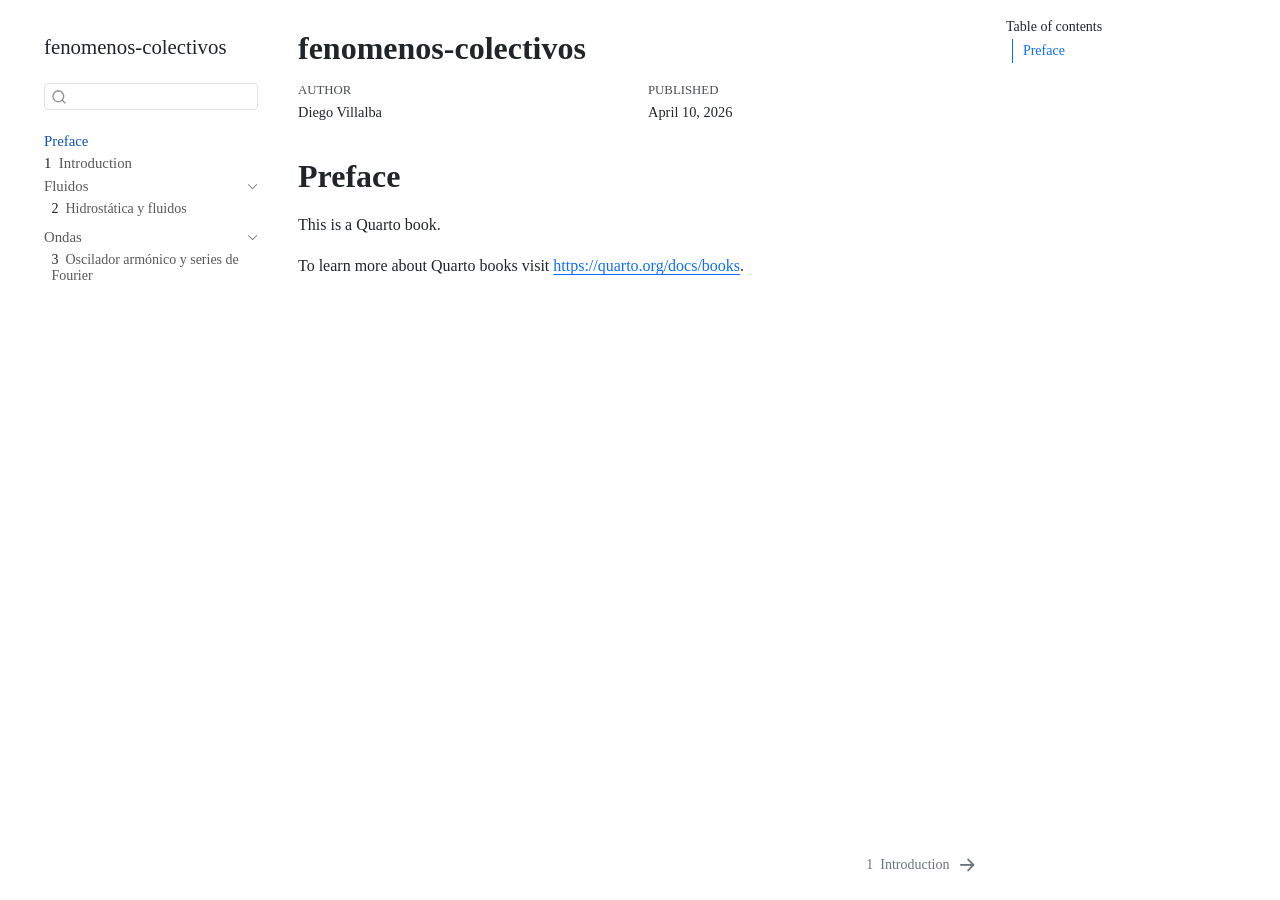
<file: _book/index.html>
<!DOCTYPE html>
<html xmlns="http://www.w3.org/1999/xhtml" lang="en" xml:lang="en"><head>

<meta charset="utf-8">
<meta name="generator" content="quarto-1.8.27">

<meta name="viewport" content="width=device-width, initial-scale=1.0, user-scalable=yes">

<meta name="author" content="Diego Villalba">
<meta name="dcterms.date" content="2026-04-10">

<title>fenomenos-colectivos</title>
<style>
code{white-space: pre-wrap;}
span.smallcaps{font-variant: small-caps;}
div.columns{display: flex; gap: min(4vw, 1.5em);}
div.column{flex: auto; overflow-x: auto;}
div.hanging-indent{margin-left: 1.5em; text-indent: -1.5em;}
ul.task-list{list-style: none;}
ul.task-list li input[type="checkbox"] {
  width: 0.8em;
  margin: 0 0.8em 0.2em -1em; /* quarto-specific, see https://github.com/quarto-dev/quarto-cli/issues/4556 */ 
  vertical-align: middle;
}
</style>


<script src="site_libs/quarto-nav/quarto-nav.js"></script>
<script src="site_libs/quarto-nav/headroom.min.js"></script>
<script src="site_libs/clipboard/clipboard.min.js"></script>
<script src="site_libs/quarto-search/autocomplete.umd.js"></script>
<script src="site_libs/quarto-search/fuse.min.js"></script>
<script src="site_libs/quarto-search/quarto-search.js"></script>
<meta name="quarto:offset" content="./">
<link href="./intro.html" rel="next">
<script src="site_libs/quarto-html/quarto.js" type="module"></script>
<script src="site_libs/quarto-html/tabsets/tabsets.js" type="module"></script>
<script src="site_libs/quarto-html/axe/axe-check.js" type="module"></script>
<script src="site_libs/quarto-html/popper.min.js"></script>
<script src="site_libs/quarto-html/tippy.umd.min.js"></script>
<script src="site_libs/quarto-html/anchor.min.js"></script>
<link href="site_libs/quarto-html/tippy.css" rel="stylesheet">
<link href="site_libs/quarto-html/quarto-syntax-highlighting-ed96de9b727972fe78a7b5d16c58bf87.css" rel="stylesheet" id="quarto-text-highlighting-styles">
<script src="site_libs/bootstrap/bootstrap.min.js"></script>
<link href="site_libs/bootstrap/bootstrap-icons.css" rel="stylesheet">
<link href="site_libs/bootstrap/bootstrap-2974b42b1c5dc690001701ab4a322efe.min.css" rel="stylesheet" append-hash="true" id="quarto-bootstrap" data-mode="light">
<script id="quarto-search-options" type="application/json">{
  "location": "sidebar",
  "copy-button": false,
  "collapse-after": 3,
  "panel-placement": "start",
  "type": "textbox",
  "limit": 50,
  "keyboard-shortcut": [
    "f",
    "/",
    "s"
  ],
  "show-item-context": false,
  "language": {
    "search-no-results-text": "No results",
    "search-matching-documents-text": "matching documents",
    "search-copy-link-title": "Copy link to search",
    "search-hide-matches-text": "Hide additional matches",
    "search-more-match-text": "more match in this document",
    "search-more-matches-text": "more matches in this document",
    "search-clear-button-title": "Clear",
    "search-text-placeholder": "",
    "search-detached-cancel-button-title": "Cancel",
    "search-submit-button-title": "Submit",
    "search-label": "Search"
  }
}</script>
<style>html{ scroll-behavior: smooth; }</style>


<link rel="stylesheet" href="visionbook.css">
</head>

<body class="nav-sidebar floating quarto-light">

<div id="quarto-search-results"></div>
  <header id="quarto-header" class="headroom fixed-top">
  <nav class="quarto-secondary-nav">
    <div class="container-fluid d-flex">
      <button type="button" class="quarto-btn-toggle btn" data-bs-toggle="collapse" role="button" data-bs-target=".quarto-sidebar-collapse-item" aria-controls="quarto-sidebar" aria-expanded="false" aria-label="Toggle sidebar navigation" onclick="if (window.quartoToggleHeadroom) { window.quartoToggleHeadroom(); }">
        <i class="bi bi-layout-text-sidebar-reverse"></i>
      </button>
        <nav class="quarto-page-breadcrumbs" aria-label="breadcrumb"><ol class="breadcrumb"><li class="breadcrumb-item"><a href="./index.html">Preface</a></li></ol></nav>
        <a class="flex-grow-1" role="navigation" data-bs-toggle="collapse" data-bs-target=".quarto-sidebar-collapse-item" aria-controls="quarto-sidebar" aria-expanded="false" aria-label="Toggle sidebar navigation" onclick="if (window.quartoToggleHeadroom) { window.quartoToggleHeadroom(); }">      
        </a>
      <button type="button" class="btn quarto-search-button" aria-label="Search" onclick="window.quartoOpenSearch();">
        <i class="bi bi-search"></i>
      </button>
    </div>
  </nav>
</header>
<!-- content -->
<div id="quarto-content" class="quarto-container page-columns page-rows-contents page-layout-article">
<!-- sidebar -->
  <nav id="quarto-sidebar" class="sidebar collapse collapse-horizontal quarto-sidebar-collapse-item sidebar-navigation floating overflow-auto">
    <div class="pt-lg-2 mt-2 text-left sidebar-header">
    <div class="sidebar-title mb-0 py-0">
      <a href="./">fenomenos-colectivos</a> 
    </div>
      </div>
        <div class="mt-2 flex-shrink-0 align-items-center">
        <div class="sidebar-search">
        <div id="quarto-search" class="" title="Search"></div>
        </div>
        </div>
    <div class="sidebar-menu-container"> 
    <ul class="list-unstyled mt-1">
        <li class="sidebar-item">
  <div class="sidebar-item-container"> 
  <a href="./index.html" class="sidebar-item-text sidebar-link active">
 <span class="menu-text">Preface</span></a>
  </div>
</li>
        <li class="sidebar-item">
  <div class="sidebar-item-container"> 
  <a href="./intro.html" class="sidebar-item-text sidebar-link">
 <span class="menu-text"><span class="chapter-number">1</span>&nbsp; <span class="chapter-title">Introduction</span></span></a>
  </div>
</li>
        <li class="sidebar-item sidebar-item-section">
      <div class="sidebar-item-container"> 
            <a class="sidebar-item-text sidebar-link text-start" data-bs-toggle="collapse" data-bs-target="#quarto-sidebar-section-1" role="navigation" aria-expanded="true">
 <span class="menu-text">Fluidos</span></a>
          <a class="sidebar-item-toggle text-start" data-bs-toggle="collapse" data-bs-target="#quarto-sidebar-section-1" role="navigation" aria-expanded="true" aria-label="Toggle section">
            <i class="bi bi-chevron-right ms-2"></i>
          </a> 
      </div>
      <ul id="quarto-sidebar-section-1" class="collapse list-unstyled sidebar-section depth1 show">  
          <li class="sidebar-item">
  <div class="sidebar-item-container"> 
  <a href="./chapters/fluidos/hidrostatica.html" class="sidebar-item-text sidebar-link">
 <span class="menu-text"><span class="chapter-number">2</span>&nbsp; <span class="chapter-title">Hidrostática y fluidos</span></span></a>
  </div>
</li>
      </ul>
  </li>
        <li class="sidebar-item sidebar-item-section">
      <div class="sidebar-item-container"> 
            <a class="sidebar-item-text sidebar-link text-start" data-bs-toggle="collapse" data-bs-target="#quarto-sidebar-section-2" role="navigation" aria-expanded="true">
 <span class="menu-text">Ondas</span></a>
          <a class="sidebar-item-toggle text-start" data-bs-toggle="collapse" data-bs-target="#quarto-sidebar-section-2" role="navigation" aria-expanded="true" aria-label="Toggle section">
            <i class="bi bi-chevron-right ms-2"></i>
          </a> 
      </div>
      <ul id="quarto-sidebar-section-2" class="collapse list-unstyled sidebar-section depth1 show">  
          <li class="sidebar-item">
  <div class="sidebar-item-container"> 
  <a href="./chapters/oscilador_fourier.html" class="sidebar-item-text sidebar-link">
 <span class="menu-text"><span class="chapter-number">3</span>&nbsp; <span class="chapter-title">Oscilador armónico y series de Fourier</span></span></a>
  </div>
</li>
      </ul>
  </li>
    </ul>
    </div>
</nav>
<div id="quarto-sidebar-glass" class="quarto-sidebar-collapse-item" data-bs-toggle="collapse" data-bs-target=".quarto-sidebar-collapse-item"></div>
<!-- margin-sidebar -->
    <div id="quarto-margin-sidebar" class="sidebar margin-sidebar">
        <nav id="TOC" role="doc-toc" class="toc-active">
    <h2 id="toc-title">Table of contents</h2>
   
  <ul>
  <li><a href="#preface" id="toc-preface" class="nav-link active" data-scroll-target="#preface">Preface</a></li>
  </ul>
</nav>
    </div>
<!-- main -->
<main class="content" id="quarto-document-content">

<header id="title-block-header" class="quarto-title-block default">
<div class="quarto-title">
<h1 class="title">fenomenos-colectivos</h1>
</div>



<div class="quarto-title-meta">

    <div>
    <div class="quarto-title-meta-heading">Author</div>
    <div class="quarto-title-meta-contents">
             <p>Diego Villalba </p>
          </div>
  </div>
    
    <div>
    <div class="quarto-title-meta-heading">Published</div>
    <div class="quarto-title-meta-contents">
      <p class="date">April 10, 2026</p>
    </div>
  </div>
  
    
  </div>
  


</header>


<section id="preface" class="level1 unnumbered">
<h1 class="unnumbered">Preface</h1>
<p>This is a Quarto book.</p>
<p>To learn more about Quarto books visit <a href="https://quarto.org/docs/books" class="uri">https://quarto.org/docs/books</a>.</p>


</section>

</main> <!-- /main -->
<script id="quarto-html-after-body" type="application/javascript">
  window.document.addEventListener("DOMContentLoaded", function (event) {
    const icon = "";
    const anchorJS = new window.AnchorJS();
    anchorJS.options = {
      placement: 'right',
      icon: icon
    };
    anchorJS.add('.anchored');
    const isCodeAnnotation = (el) => {
      for (const clz of el.classList) {
        if (clz.startsWith('code-annotation-')) {                     
          return true;
        }
      }
      return false;
    }
    const onCopySuccess = function(e) {
      // button target
      const button = e.trigger;
      // don't keep focus
      button.blur();
      // flash "checked"
      button.classList.add('code-copy-button-checked');
      var currentTitle = button.getAttribute("title");
      button.setAttribute("title", "Copied!");
      let tooltip;
      if (window.bootstrap) {
        button.setAttribute("data-bs-toggle", "tooltip");
        button.setAttribute("data-bs-placement", "left");
        button.setAttribute("data-bs-title", "Copied!");
        tooltip = new bootstrap.Tooltip(button, 
          { trigger: "manual", 
            customClass: "code-copy-button-tooltip",
            offset: [0, -8]});
        tooltip.show();    
      }
      setTimeout(function() {
        if (tooltip) {
          tooltip.hide();
          button.removeAttribute("data-bs-title");
          button.removeAttribute("data-bs-toggle");
          button.removeAttribute("data-bs-placement");
        }
        button.setAttribute("title", currentTitle);
        button.classList.remove('code-copy-button-checked');
      }, 1000);
      // clear code selection
      e.clearSelection();
    }
    const getTextToCopy = function(trigger) {
      const outerScaffold = trigger.parentElement.cloneNode(true);
      const codeEl = outerScaffold.querySelector('code');
      for (const childEl of codeEl.children) {
        if (isCodeAnnotation(childEl)) {
          childEl.remove();
        }
      }
      return codeEl.innerText;
    }
    const clipboard = new window.ClipboardJS('.code-copy-button:not([data-in-quarto-modal])', {
      text: getTextToCopy
    });
    clipboard.on('success', onCopySuccess);
    if (window.document.getElementById('quarto-embedded-source-code-modal')) {
      const clipboardModal = new window.ClipboardJS('.code-copy-button[data-in-quarto-modal]', {
        text: getTextToCopy,
        container: window.document.getElementById('quarto-embedded-source-code-modal')
      });
      clipboardModal.on('success', onCopySuccess);
    }
      var localhostRegex = new RegExp(/^(?:http|https):\/\/localhost\:?[0-9]*\//);
      var mailtoRegex = new RegExp(/^mailto:/);
        var filterRegex = new RegExp('/' + window.location.host + '/');
      var isInternal = (href) => {
          return filterRegex.test(href) || localhostRegex.test(href) || mailtoRegex.test(href);
      }
      // Inspect non-navigation links and adorn them if external
     var links = window.document.querySelectorAll('a[href]:not(.nav-link):not(.navbar-brand):not(.toc-action):not(.sidebar-link):not(.sidebar-item-toggle):not(.pagination-link):not(.no-external):not([aria-hidden]):not(.dropdown-item):not(.quarto-navigation-tool):not(.about-link)');
      for (var i=0; i<links.length; i++) {
        const link = links[i];
        if (!isInternal(link.href)) {
          // undo the damage that might have been done by quarto-nav.js in the case of
          // links that we want to consider external
          if (link.dataset.originalHref !== undefined) {
            link.href = link.dataset.originalHref;
          }
        }
      }
    function tippyHover(el, contentFn, onTriggerFn, onUntriggerFn) {
      const config = {
        allowHTML: true,
        maxWidth: 500,
        delay: 100,
        arrow: false,
        appendTo: function(el) {
            return el.parentElement;
        },
        interactive: true,
        interactiveBorder: 10,
        theme: 'quarto',
        placement: 'bottom-start',
      };
      if (contentFn) {
        config.content = contentFn;
      }
      if (onTriggerFn) {
        config.onTrigger = onTriggerFn;
      }
      if (onUntriggerFn) {
        config.onUntrigger = onUntriggerFn;
      }
      window.tippy(el, config); 
    }
    const noterefs = window.document.querySelectorAll('a[role="doc-noteref"]');
    for (var i=0; i<noterefs.length; i++) {
      const ref = noterefs[i];
      tippyHover(ref, function() {
        // use id or data attribute instead here
        let href = ref.getAttribute('data-footnote-href') || ref.getAttribute('href');
        try { href = new URL(href).hash; } catch {}
        const id = href.replace(/^#\/?/, "");
        const note = window.document.getElementById(id);
        if (note) {
          return note.innerHTML;
        } else {
          return "";
        }
      });
    }
    const xrefs = window.document.querySelectorAll('a.quarto-xref');
    const processXRef = (id, note) => {
      // Strip column container classes
      const stripColumnClz = (el) => {
        el.classList.remove("page-full", "page-columns");
        if (el.children) {
          for (const child of el.children) {
            stripColumnClz(child);
          }
        }
      }
      stripColumnClz(note)
      if (id === null || id.startsWith('sec-')) {
        // Special case sections, only their first couple elements
        const container = document.createElement("div");
        if (note.children && note.children.length > 2) {
          container.appendChild(note.children[0].cloneNode(true));
          for (let i = 1; i < note.children.length; i++) {
            const child = note.children[i];
            if (child.tagName === "P" && child.innerText === "") {
              continue;
            } else {
              container.appendChild(child.cloneNode(true));
              break;
            }
          }
          if (window.Quarto?.typesetMath) {
            window.Quarto.typesetMath(container);
          }
          return container.innerHTML
        } else {
          if (window.Quarto?.typesetMath) {
            window.Quarto.typesetMath(note);
          }
          return note.innerHTML;
        }
      } else {
        // Remove any anchor links if they are present
        const anchorLink = note.querySelector('a.anchorjs-link');
        if (anchorLink) {
          anchorLink.remove();
        }
        if (window.Quarto?.typesetMath) {
          window.Quarto.typesetMath(note);
        }
        if (note.classList.contains("callout")) {
          return note.outerHTML;
        } else {
          return note.innerHTML;
        }
      }
    }
    for (var i=0; i<xrefs.length; i++) {
      const xref = xrefs[i];
      tippyHover(xref, undefined, function(instance) {
        instance.disable();
        let url = xref.getAttribute('href');
        let hash = undefined; 
        if (url.startsWith('#')) {
          hash = url;
        } else {
          try { hash = new URL(url).hash; } catch {}
        }
        if (hash) {
          const id = hash.replace(/^#\/?/, "");
          const note = window.document.getElementById(id);
          if (note !== null) {
            try {
              const html = processXRef(id, note.cloneNode(true));
              instance.setContent(html);
            } finally {
              instance.enable();
              instance.show();
            }
          } else {
            // See if we can fetch this
            fetch(url.split('#')[0])
            .then(res => res.text())
            .then(html => {
              const parser = new DOMParser();
              const htmlDoc = parser.parseFromString(html, "text/html");
              const note = htmlDoc.getElementById(id);
              if (note !== null) {
                const html = processXRef(id, note);
                instance.setContent(html);
              } 
            }).finally(() => {
              instance.enable();
              instance.show();
            });
          }
        } else {
          // See if we can fetch a full url (with no hash to target)
          // This is a special case and we should probably do some content thinning / targeting
          fetch(url)
          .then(res => res.text())
          .then(html => {
            const parser = new DOMParser();
            const htmlDoc = parser.parseFromString(html, "text/html");
            const note = htmlDoc.querySelector('main.content');
            if (note !== null) {
              // This should only happen for chapter cross references
              // (since there is no id in the URL)
              // remove the first header
              if (note.children.length > 0 && note.children[0].tagName === "HEADER") {
                note.children[0].remove();
              }
              const html = processXRef(null, note);
              instance.setContent(html);
            } 
          }).finally(() => {
            instance.enable();
            instance.show();
          });
        }
      }, function(instance) {
      });
    }
        let selectedAnnoteEl;
        const selectorForAnnotation = ( cell, annotation) => {
          let cellAttr = 'data-code-cell="' + cell + '"';
          let lineAttr = 'data-code-annotation="' +  annotation + '"';
          const selector = 'span[' + cellAttr + '][' + lineAttr + ']';
          return selector;
        }
        const selectCodeLines = (annoteEl) => {
          const doc = window.document;
          const targetCell = annoteEl.getAttribute("data-target-cell");
          const targetAnnotation = annoteEl.getAttribute("data-target-annotation");
          const annoteSpan = window.document.querySelector(selectorForAnnotation(targetCell, targetAnnotation));
          const lines = annoteSpan.getAttribute("data-code-lines").split(",");
          const lineIds = lines.map((line) => {
            return targetCell + "-" + line;
          })
          let top = null;
          let height = null;
          let parent = null;
          if (lineIds.length > 0) {
              //compute the position of the single el (top and bottom and make a div)
              const el = window.document.getElementById(lineIds[0]);
              top = el.offsetTop;
              height = el.offsetHeight;
              parent = el.parentElement.parentElement;
            if (lineIds.length > 1) {
              const lastEl = window.document.getElementById(lineIds[lineIds.length - 1]);
              const bottom = lastEl.offsetTop + lastEl.offsetHeight;
              height = bottom - top;
            }
            if (top !== null && height !== null && parent !== null) {
              // cook up a div (if necessary) and position it 
              let div = window.document.getElementById("code-annotation-line-highlight");
              if (div === null) {
                div = window.document.createElement("div");
                div.setAttribute("id", "code-annotation-line-highlight");
                div.style.position = 'absolute';
                parent.appendChild(div);
              }
              div.style.top = top - 2 + "px";
              div.style.height = height + 4 + "px";
              div.style.left = 0;
              let gutterDiv = window.document.getElementById("code-annotation-line-highlight-gutter");
              if (gutterDiv === null) {
                gutterDiv = window.document.createElement("div");
                gutterDiv.setAttribute("id", "code-annotation-line-highlight-gutter");
                gutterDiv.style.position = 'absolute';
                const codeCell = window.document.getElementById(targetCell);
                const gutter = codeCell.querySelector('.code-annotation-gutter');
                gutter.appendChild(gutterDiv);
              }
              gutterDiv.style.top = top - 2 + "px";
              gutterDiv.style.height = height + 4 + "px";
            }
            selectedAnnoteEl = annoteEl;
          }
        };
        const unselectCodeLines = () => {
          const elementsIds = ["code-annotation-line-highlight", "code-annotation-line-highlight-gutter"];
          elementsIds.forEach((elId) => {
            const div = window.document.getElementById(elId);
            if (div) {
              div.remove();
            }
          });
          selectedAnnoteEl = undefined;
        };
          // Handle positioning of the toggle
      window.addEventListener(
        "resize",
        throttle(() => {
          elRect = undefined;
          if (selectedAnnoteEl) {
            selectCodeLines(selectedAnnoteEl);
          }
        }, 10)
      );
      function throttle(fn, ms) {
      let throttle = false;
      let timer;
        return (...args) => {
          if(!throttle) { // first call gets through
              fn.apply(this, args);
              throttle = true;
          } else { // all the others get throttled
              if(timer) clearTimeout(timer); // cancel #2
              timer = setTimeout(() => {
                fn.apply(this, args);
                timer = throttle = false;
              }, ms);
          }
        };
      }
        // Attach click handler to the DT
        const annoteDls = window.document.querySelectorAll('dt[data-target-cell]');
        for (const annoteDlNode of annoteDls) {
          annoteDlNode.addEventListener('click', (event) => {
            const clickedEl = event.target;
            if (clickedEl !== selectedAnnoteEl) {
              unselectCodeLines();
              const activeEl = window.document.querySelector('dt[data-target-cell].code-annotation-active');
              if (activeEl) {
                activeEl.classList.remove('code-annotation-active');
              }
              selectCodeLines(clickedEl);
              clickedEl.classList.add('code-annotation-active');
            } else {
              // Unselect the line
              unselectCodeLines();
              clickedEl.classList.remove('code-annotation-active');
            }
          });
        }
    const findCites = (el) => {
      const parentEl = el.parentElement;
      if (parentEl) {
        const cites = parentEl.dataset.cites;
        if (cites) {
          return {
            el,
            cites: cites.split(' ')
          };
        } else {
          return findCites(el.parentElement)
        }
      } else {
        return undefined;
      }
    };
    var bibliorefs = window.document.querySelectorAll('a[role="doc-biblioref"]');
    for (var i=0; i<bibliorefs.length; i++) {
      const ref = bibliorefs[i];
      const citeInfo = findCites(ref);
      if (citeInfo) {
        tippyHover(citeInfo.el, function() {
          var popup = window.document.createElement('div');
          citeInfo.cites.forEach(function(cite) {
            var citeDiv = window.document.createElement('div');
            citeDiv.classList.add('hanging-indent');
            citeDiv.classList.add('csl-entry');
            var biblioDiv = window.document.getElementById('ref-' + cite);
            if (biblioDiv) {
              citeDiv.innerHTML = biblioDiv.innerHTML;
            }
            popup.appendChild(citeDiv);
          });
          return popup.innerHTML;
        });
      }
    }
  });
  </script>
<nav class="page-navigation">
  <div class="nav-page nav-page-previous">
  </div>
  <div class="nav-page nav-page-next">
      <a href="./intro.html" class="pagination-link" aria-label="Introduction">
        <span class="nav-page-text"><span class="chapter-number">1</span>&nbsp; <span class="chapter-title">Introduction</span></span> <i class="bi bi-arrow-right-short"></i>
      </a>
  </div>
</nav>
</div> <!-- /content -->




<script src="site_libs/quarto-html/zenscroll-min.js"></script>
</body></html>
</file>
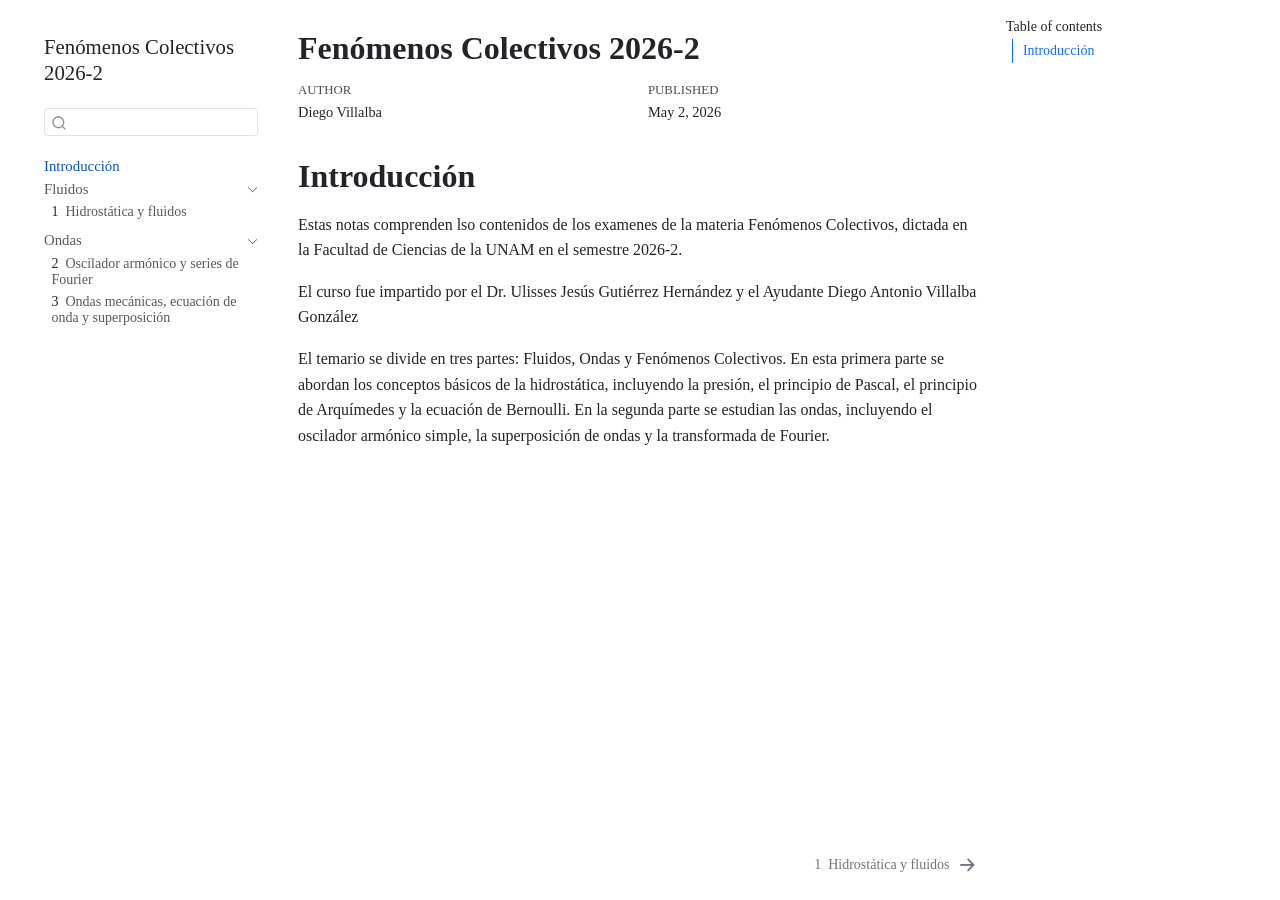
<file: docs/index.html>
<!DOCTYPE html>
<html xmlns="http://www.w3.org/1999/xhtml" lang="en" xml:lang="en"><head>

<meta charset="utf-8">
<meta name="generator" content="quarto-1.8.27">

<meta name="viewport" content="width=device-width, initial-scale=1.0, user-scalable=yes">

<meta name="author" content="Diego Villalba">
<meta name="dcterms.date" content="2026-05-02">

<title>Fenómenos Colectivos 2026-2</title>
<style>
code{white-space: pre-wrap;}
span.smallcaps{font-variant: small-caps;}
div.columns{display: flex; gap: min(4vw, 1.5em);}
div.column{flex: auto; overflow-x: auto;}
div.hanging-indent{margin-left: 1.5em; text-indent: -1.5em;}
ul.task-list{list-style: none;}
ul.task-list li input[type="checkbox"] {
  width: 0.8em;
  margin: 0 0.8em 0.2em -1em; /* quarto-specific, see https://github.com/quarto-dev/quarto-cli/issues/4556 */ 
  vertical-align: middle;
}
</style>


<script src="site_libs/quarto-nav/quarto-nav.js"></script>
<script src="site_libs/quarto-nav/headroom.min.js"></script>
<script src="site_libs/clipboard/clipboard.min.js"></script>
<script src="site_libs/quarto-search/autocomplete.umd.js"></script>
<script src="site_libs/quarto-search/fuse.min.js"></script>
<script src="site_libs/quarto-search/quarto-search.js"></script>
<meta name="quarto:offset" content="./">
<link href="./chapters/fluidos/hidrostatica.html" rel="next">
<script src="site_libs/quarto-html/quarto.js" type="module"></script>
<script src="site_libs/quarto-html/tabsets/tabsets.js" type="module"></script>
<script src="site_libs/quarto-html/axe/axe-check.js" type="module"></script>
<script src="site_libs/quarto-html/popper.min.js"></script>
<script src="site_libs/quarto-html/tippy.umd.min.js"></script>
<script src="site_libs/quarto-html/anchor.min.js"></script>
<link href="site_libs/quarto-html/tippy.css" rel="stylesheet">
<link href="site_libs/quarto-html/quarto-syntax-highlighting-ed96de9b727972fe78a7b5d16c58bf87.css" rel="stylesheet" id="quarto-text-highlighting-styles">
<script src="site_libs/bootstrap/bootstrap.min.js"></script>
<link href="site_libs/bootstrap/bootstrap-icons.css" rel="stylesheet">
<link href="site_libs/bootstrap/bootstrap-2974b42b1c5dc690001701ab4a322efe.min.css" rel="stylesheet" append-hash="true" id="quarto-bootstrap" data-mode="light">
<script id="quarto-search-options" type="application/json">{
  "location": "sidebar",
  "copy-button": false,
  "collapse-after": 3,
  "panel-placement": "start",
  "type": "textbox",
  "limit": 50,
  "keyboard-shortcut": [
    "f",
    "/",
    "s"
  ],
  "show-item-context": false,
  "language": {
    "search-no-results-text": "No results",
    "search-matching-documents-text": "matching documents",
    "search-copy-link-title": "Copy link to search",
    "search-hide-matches-text": "Hide additional matches",
    "search-more-match-text": "more match in this document",
    "search-more-matches-text": "more matches in this document",
    "search-clear-button-title": "Clear",
    "search-text-placeholder": "",
    "search-detached-cancel-button-title": "Cancel",
    "search-submit-button-title": "Submit",
    "search-label": "Search"
  }
}</script>
<style>html{ scroll-behavior: smooth; }</style>


<link rel="stylesheet" href="visionbook.css">
</head>

<body class="nav-sidebar floating quarto-light">

<div id="quarto-search-results"></div>
  <header id="quarto-header" class="headroom fixed-top">
  <nav class="quarto-secondary-nav">
    <div class="container-fluid d-flex">
      <button type="button" class="quarto-btn-toggle btn" data-bs-toggle="collapse" role="button" data-bs-target=".quarto-sidebar-collapse-item" aria-controls="quarto-sidebar" aria-expanded="false" aria-label="Toggle sidebar navigation" onclick="if (window.quartoToggleHeadroom) { window.quartoToggleHeadroom(); }">
        <i class="bi bi-layout-text-sidebar-reverse"></i>
      </button>
        <nav class="quarto-page-breadcrumbs" aria-label="breadcrumb"><ol class="breadcrumb"><li class="breadcrumb-item"><a href="./index.html">Introducción</a></li></ol></nav>
        <a class="flex-grow-1" role="navigation" data-bs-toggle="collapse" data-bs-target=".quarto-sidebar-collapse-item" aria-controls="quarto-sidebar" aria-expanded="false" aria-label="Toggle sidebar navigation" onclick="if (window.quartoToggleHeadroom) { window.quartoToggleHeadroom(); }">      
        </a>
      <button type="button" class="btn quarto-search-button" aria-label="Search" onclick="window.quartoOpenSearch();">
        <i class="bi bi-search"></i>
      </button>
    </div>
  </nav>
</header>
<!-- content -->
<div id="quarto-content" class="quarto-container page-columns page-rows-contents page-layout-article">
<!-- sidebar -->
  <nav id="quarto-sidebar" class="sidebar collapse collapse-horizontal quarto-sidebar-collapse-item sidebar-navigation floating overflow-auto">
    <div class="pt-lg-2 mt-2 text-left sidebar-header">
    <div class="sidebar-title mb-0 py-0">
      <a href="./">Fenómenos Colectivos 2026-2</a> 
    </div>
      </div>
        <div class="mt-2 flex-shrink-0 align-items-center">
        <div class="sidebar-search">
        <div id="quarto-search" class="" title="Search"></div>
        </div>
        </div>
    <div class="sidebar-menu-container"> 
    <ul class="list-unstyled mt-1">
        <li class="sidebar-item">
  <div class="sidebar-item-container"> 
  <a href="./index.html" class="sidebar-item-text sidebar-link active">
 <span class="menu-text">Introducción</span></a>
  </div>
</li>
        <li class="sidebar-item sidebar-item-section">
      <div class="sidebar-item-container"> 
            <a class="sidebar-item-text sidebar-link text-start" data-bs-toggle="collapse" data-bs-target="#quarto-sidebar-section-1" role="navigation" aria-expanded="true">
 <span class="menu-text">Fluidos</span></a>
          <a class="sidebar-item-toggle text-start" data-bs-toggle="collapse" data-bs-target="#quarto-sidebar-section-1" role="navigation" aria-expanded="true" aria-label="Toggle section">
            <i class="bi bi-chevron-right ms-2"></i>
          </a> 
      </div>
      <ul id="quarto-sidebar-section-1" class="collapse list-unstyled sidebar-section depth1 show">  
          <li class="sidebar-item">
  <div class="sidebar-item-container"> 
  <a href="./chapters/fluidos/hidrostatica.html" class="sidebar-item-text sidebar-link">
 <span class="menu-text"><span class="chapter-number">1</span>&nbsp; <span class="chapter-title">Hidrostática y fluidos</span></span></a>
  </div>
</li>
      </ul>
  </li>
        <li class="sidebar-item sidebar-item-section">
      <div class="sidebar-item-container"> 
            <a class="sidebar-item-text sidebar-link text-start" data-bs-toggle="collapse" data-bs-target="#quarto-sidebar-section-2" role="navigation" aria-expanded="true">
 <span class="menu-text">Ondas</span></a>
          <a class="sidebar-item-toggle text-start" data-bs-toggle="collapse" data-bs-target="#quarto-sidebar-section-2" role="navigation" aria-expanded="true" aria-label="Toggle section">
            <i class="bi bi-chevron-right ms-2"></i>
          </a> 
      </div>
      <ul id="quarto-sidebar-section-2" class="collapse list-unstyled sidebar-section depth1 show">  
          <li class="sidebar-item">
  <div class="sidebar-item-container"> 
  <a href="./chapters/oscilador_fourier.html" class="sidebar-item-text sidebar-link">
 <span class="menu-text"><span class="chapter-number">2</span>&nbsp; <span class="chapter-title">Oscilador armónico y series de Fourier</span></span></a>
  </div>
</li>
          <li class="sidebar-item">
  <div class="sidebar-item-container"> 
  <a href="./chapters/ondas_ecuacion_y_superposicion.html" class="sidebar-item-text sidebar-link">
 <span class="menu-text"><span class="chapter-number">3</span>&nbsp; <span class="chapter-title">Ondas mecánicas, ecuación de onda y superposición</span></span></a>
  </div>
</li>
      </ul>
  </li>
    </ul>
    </div>
</nav>
<div id="quarto-sidebar-glass" class="quarto-sidebar-collapse-item" data-bs-toggle="collapse" data-bs-target=".quarto-sidebar-collapse-item"></div>
<!-- margin-sidebar -->
    <div id="quarto-margin-sidebar" class="sidebar margin-sidebar">
        <nav id="TOC" role="doc-toc" class="toc-active">
    <h2 id="toc-title">Table of contents</h2>
   
  <ul>
  <li><a href="#introducción" id="toc-introducción" class="nav-link active" data-scroll-target="#introducción">Introducción</a></li>
  </ul>
</nav>
    </div>
<!-- main -->
<main class="content" id="quarto-document-content">

<header id="title-block-header" class="quarto-title-block default">
<div class="quarto-title">
<h1 class="title">Fenómenos Colectivos 2026-2</h1>
</div>



<div class="quarto-title-meta">

    <div>
    <div class="quarto-title-meta-heading">Author</div>
    <div class="quarto-title-meta-contents">
             <p>Diego Villalba </p>
          </div>
  </div>
    
    <div>
    <div class="quarto-title-meta-heading">Published</div>
    <div class="quarto-title-meta-contents">
      <p class="date">May 2, 2026</p>
    </div>
  </div>
  
    
  </div>
  


</header>


<section id="introducción" class="level1 unnumbered">
<h1 class="unnumbered">Introducción</h1>
<p>Estas notas comprenden lso contenidos de los examenes de la materia Fenómenos Colectivos, dictada en la Facultad de Ciencias de la UNAM en el semestre 2026-2.</p>
<p>El curso fue impartido por el Dr.&nbsp;Ulisses Jesús Gutiérrez Hernández y el Ayudante Diego Antonio Villalba González</p>
<p>El temario se divide en tres partes: Fluidos, Ondas y Fenómenos Colectivos. En esta primera parte se abordan los conceptos básicos de la hidrostática, incluyendo la presión, el principio de Pascal, el principio de Arquímedes y la ecuación de Bernoulli. En la segunda parte se estudian las ondas, incluyendo el oscilador armónico simple, la superposición de ondas y la transformada de Fourier.</p>


</section>

</main> <!-- /main -->
<script id="quarto-html-after-body" type="application/javascript">
  window.document.addEventListener("DOMContentLoaded", function (event) {
    const icon = "";
    const anchorJS = new window.AnchorJS();
    anchorJS.options = {
      placement: 'right',
      icon: icon
    };
    anchorJS.add('.anchored');
    const isCodeAnnotation = (el) => {
      for (const clz of el.classList) {
        if (clz.startsWith('code-annotation-')) {                     
          return true;
        }
      }
      return false;
    }
    const onCopySuccess = function(e) {
      // button target
      const button = e.trigger;
      // don't keep focus
      button.blur();
      // flash "checked"
      button.classList.add('code-copy-button-checked');
      var currentTitle = button.getAttribute("title");
      button.setAttribute("title", "Copied!");
      let tooltip;
      if (window.bootstrap) {
        button.setAttribute("data-bs-toggle", "tooltip");
        button.setAttribute("data-bs-placement", "left");
        button.setAttribute("data-bs-title", "Copied!");
        tooltip = new bootstrap.Tooltip(button, 
          { trigger: "manual", 
            customClass: "code-copy-button-tooltip",
            offset: [0, -8]});
        tooltip.show();    
      }
      setTimeout(function() {
        if (tooltip) {
          tooltip.hide();
          button.removeAttribute("data-bs-title");
          button.removeAttribute("data-bs-toggle");
          button.removeAttribute("data-bs-placement");
        }
        button.setAttribute("title", currentTitle);
        button.classList.remove('code-copy-button-checked');
      }, 1000);
      // clear code selection
      e.clearSelection();
    }
    const getTextToCopy = function(trigger) {
      const outerScaffold = trigger.parentElement.cloneNode(true);
      const codeEl = outerScaffold.querySelector('code');
      for (const childEl of codeEl.children) {
        if (isCodeAnnotation(childEl)) {
          childEl.remove();
        }
      }
      return codeEl.innerText;
    }
    const clipboard = new window.ClipboardJS('.code-copy-button:not([data-in-quarto-modal])', {
      text: getTextToCopy
    });
    clipboard.on('success', onCopySuccess);
    if (window.document.getElementById('quarto-embedded-source-code-modal')) {
      const clipboardModal = new window.ClipboardJS('.code-copy-button[data-in-quarto-modal]', {
        text: getTextToCopy,
        container: window.document.getElementById('quarto-embedded-source-code-modal')
      });
      clipboardModal.on('success', onCopySuccess);
    }
      var localhostRegex = new RegExp(/^(?:http|https):\/\/localhost\:?[0-9]*\//);
      var mailtoRegex = new RegExp(/^mailto:/);
        var filterRegex = new RegExp('/' + window.location.host + '/');
      var isInternal = (href) => {
          return filterRegex.test(href) || localhostRegex.test(href) || mailtoRegex.test(href);
      }
      // Inspect non-navigation links and adorn them if external
     var links = window.document.querySelectorAll('a[href]:not(.nav-link):not(.navbar-brand):not(.toc-action):not(.sidebar-link):not(.sidebar-item-toggle):not(.pagination-link):not(.no-external):not([aria-hidden]):not(.dropdown-item):not(.quarto-navigation-tool):not(.about-link)');
      for (var i=0; i<links.length; i++) {
        const link = links[i];
        if (!isInternal(link.href)) {
          // undo the damage that might have been done by quarto-nav.js in the case of
          // links that we want to consider external
          if (link.dataset.originalHref !== undefined) {
            link.href = link.dataset.originalHref;
          }
        }
      }
    function tippyHover(el, contentFn, onTriggerFn, onUntriggerFn) {
      const config = {
        allowHTML: true,
        maxWidth: 500,
        delay: 100,
        arrow: false,
        appendTo: function(el) {
            return el.parentElement;
        },
        interactive: true,
        interactiveBorder: 10,
        theme: 'quarto',
        placement: 'bottom-start',
      };
      if (contentFn) {
        config.content = contentFn;
      }
      if (onTriggerFn) {
        config.onTrigger = onTriggerFn;
      }
      if (onUntriggerFn) {
        config.onUntrigger = onUntriggerFn;
      }
      window.tippy(el, config); 
    }
    const noterefs = window.document.querySelectorAll('a[role="doc-noteref"]');
    for (var i=0; i<noterefs.length; i++) {
      const ref = noterefs[i];
      tippyHover(ref, function() {
        // use id or data attribute instead here
        let href = ref.getAttribute('data-footnote-href') || ref.getAttribute('href');
        try { href = new URL(href).hash; } catch {}
        const id = href.replace(/^#\/?/, "");
        const note = window.document.getElementById(id);
        if (note) {
          return note.innerHTML;
        } else {
          return "";
        }
      });
    }
    const xrefs = window.document.querySelectorAll('a.quarto-xref');
    const processXRef = (id, note) => {
      // Strip column container classes
      const stripColumnClz = (el) => {
        el.classList.remove("page-full", "page-columns");
        if (el.children) {
          for (const child of el.children) {
            stripColumnClz(child);
          }
        }
      }
      stripColumnClz(note)
      if (id === null || id.startsWith('sec-')) {
        // Special case sections, only their first couple elements
        const container = document.createElement("div");
        if (note.children && note.children.length > 2) {
          container.appendChild(note.children[0].cloneNode(true));
          for (let i = 1; i < note.children.length; i++) {
            const child = note.children[i];
            if (child.tagName === "P" && child.innerText === "") {
              continue;
            } else {
              container.appendChild(child.cloneNode(true));
              break;
            }
          }
          if (window.Quarto?.typesetMath) {
            window.Quarto.typesetMath(container);
          }
          return container.innerHTML
        } else {
          if (window.Quarto?.typesetMath) {
            window.Quarto.typesetMath(note);
          }
          return note.innerHTML;
        }
      } else {
        // Remove any anchor links if they are present
        const anchorLink = note.querySelector('a.anchorjs-link');
        if (anchorLink) {
          anchorLink.remove();
        }
        if (window.Quarto?.typesetMath) {
          window.Quarto.typesetMath(note);
        }
        if (note.classList.contains("callout")) {
          return note.outerHTML;
        } else {
          return note.innerHTML;
        }
      }
    }
    for (var i=0; i<xrefs.length; i++) {
      const xref = xrefs[i];
      tippyHover(xref, undefined, function(instance) {
        instance.disable();
        let url = xref.getAttribute('href');
        let hash = undefined; 
        if (url.startsWith('#')) {
          hash = url;
        } else {
          try { hash = new URL(url).hash; } catch {}
        }
        if (hash) {
          const id = hash.replace(/^#\/?/, "");
          const note = window.document.getElementById(id);
          if (note !== null) {
            try {
              const html = processXRef(id, note.cloneNode(true));
              instance.setContent(html);
            } finally {
              instance.enable();
              instance.show();
            }
          } else {
            // See if we can fetch this
            fetch(url.split('#')[0])
            .then(res => res.text())
            .then(html => {
              const parser = new DOMParser();
              const htmlDoc = parser.parseFromString(html, "text/html");
              const note = htmlDoc.getElementById(id);
              if (note !== null) {
                const html = processXRef(id, note);
                instance.setContent(html);
              } 
            }).finally(() => {
              instance.enable();
              instance.show();
            });
          }
        } else {
          // See if we can fetch a full url (with no hash to target)
          // This is a special case and we should probably do some content thinning / targeting
          fetch(url)
          .then(res => res.text())
          .then(html => {
            const parser = new DOMParser();
            const htmlDoc = parser.parseFromString(html, "text/html");
            const note = htmlDoc.querySelector('main.content');
            if (note !== null) {
              // This should only happen for chapter cross references
              // (since there is no id in the URL)
              // remove the first header
              if (note.children.length > 0 && note.children[0].tagName === "HEADER") {
                note.children[0].remove();
              }
              const html = processXRef(null, note);
              instance.setContent(html);
            } 
          }).finally(() => {
            instance.enable();
            instance.show();
          });
        }
      }, function(instance) {
      });
    }
        let selectedAnnoteEl;
        const selectorForAnnotation = ( cell, annotation) => {
          let cellAttr = 'data-code-cell="' + cell + '"';
          let lineAttr = 'data-code-annotation="' +  annotation + '"';
          const selector = 'span[' + cellAttr + '][' + lineAttr + ']';
          return selector;
        }
        const selectCodeLines = (annoteEl) => {
          const doc = window.document;
          const targetCell = annoteEl.getAttribute("data-target-cell");
          const targetAnnotation = annoteEl.getAttribute("data-target-annotation");
          const annoteSpan = window.document.querySelector(selectorForAnnotation(targetCell, targetAnnotation));
          const lines = annoteSpan.getAttribute("data-code-lines").split(",");
          const lineIds = lines.map((line) => {
            return targetCell + "-" + line;
          })
          let top = null;
          let height = null;
          let parent = null;
          if (lineIds.length > 0) {
              //compute the position of the single el (top and bottom and make a div)
              const el = window.document.getElementById(lineIds[0]);
              top = el.offsetTop;
              height = el.offsetHeight;
              parent = el.parentElement.parentElement;
            if (lineIds.length > 1) {
              const lastEl = window.document.getElementById(lineIds[lineIds.length - 1]);
              const bottom = lastEl.offsetTop + lastEl.offsetHeight;
              height = bottom - top;
            }
            if (top !== null && height !== null && parent !== null) {
              // cook up a div (if necessary) and position it 
              let div = window.document.getElementById("code-annotation-line-highlight");
              if (div === null) {
                div = window.document.createElement("div");
                div.setAttribute("id", "code-annotation-line-highlight");
                div.style.position = 'absolute';
                parent.appendChild(div);
              }
              div.style.top = top - 2 + "px";
              div.style.height = height + 4 + "px";
              div.style.left = 0;
              let gutterDiv = window.document.getElementById("code-annotation-line-highlight-gutter");
              if (gutterDiv === null) {
                gutterDiv = window.document.createElement("div");
                gutterDiv.setAttribute("id", "code-annotation-line-highlight-gutter");
                gutterDiv.style.position = 'absolute';
                const codeCell = window.document.getElementById(targetCell);
                const gutter = codeCell.querySelector('.code-annotation-gutter');
                gutter.appendChild(gutterDiv);
              }
              gutterDiv.style.top = top - 2 + "px";
              gutterDiv.style.height = height + 4 + "px";
            }
            selectedAnnoteEl = annoteEl;
          }
        };
        const unselectCodeLines = () => {
          const elementsIds = ["code-annotation-line-highlight", "code-annotation-line-highlight-gutter"];
          elementsIds.forEach((elId) => {
            const div = window.document.getElementById(elId);
            if (div) {
              div.remove();
            }
          });
          selectedAnnoteEl = undefined;
        };
          // Handle positioning of the toggle
      window.addEventListener(
        "resize",
        throttle(() => {
          elRect = undefined;
          if (selectedAnnoteEl) {
            selectCodeLines(selectedAnnoteEl);
          }
        }, 10)
      );
      function throttle(fn, ms) {
      let throttle = false;
      let timer;
        return (...args) => {
          if(!throttle) { // first call gets through
              fn.apply(this, args);
              throttle = true;
          } else { // all the others get throttled
              if(timer) clearTimeout(timer); // cancel #2
              timer = setTimeout(() => {
                fn.apply(this, args);
                timer = throttle = false;
              }, ms);
          }
        };
      }
        // Attach click handler to the DT
        const annoteDls = window.document.querySelectorAll('dt[data-target-cell]');
        for (const annoteDlNode of annoteDls) {
          annoteDlNode.addEventListener('click', (event) => {
            const clickedEl = event.target;
            if (clickedEl !== selectedAnnoteEl) {
              unselectCodeLines();
              const activeEl = window.document.querySelector('dt[data-target-cell].code-annotation-active');
              if (activeEl) {
                activeEl.classList.remove('code-annotation-active');
              }
              selectCodeLines(clickedEl);
              clickedEl.classList.add('code-annotation-active');
            } else {
              // Unselect the line
              unselectCodeLines();
              clickedEl.classList.remove('code-annotation-active');
            }
          });
        }
    const findCites = (el) => {
      const parentEl = el.parentElement;
      if (parentEl) {
        const cites = parentEl.dataset.cites;
        if (cites) {
          return {
            el,
            cites: cites.split(' ')
          };
        } else {
          return findCites(el.parentElement)
        }
      } else {
        return undefined;
      }
    };
    var bibliorefs = window.document.querySelectorAll('a[role="doc-biblioref"]');
    for (var i=0; i<bibliorefs.length; i++) {
      const ref = bibliorefs[i];
      const citeInfo = findCites(ref);
      if (citeInfo) {
        tippyHover(citeInfo.el, function() {
          var popup = window.document.createElement('div');
          citeInfo.cites.forEach(function(cite) {
            var citeDiv = window.document.createElement('div');
            citeDiv.classList.add('hanging-indent');
            citeDiv.classList.add('csl-entry');
            var biblioDiv = window.document.getElementById('ref-' + cite);
            if (biblioDiv) {
              citeDiv.innerHTML = biblioDiv.innerHTML;
            }
            popup.appendChild(citeDiv);
          });
          return popup.innerHTML;
        });
      }
    }
  });
  </script>
<nav class="page-navigation">
  <div class="nav-page nav-page-previous">
  </div>
  <div class="nav-page nav-page-next">
      <a href="./chapters/fluidos/hidrostatica.html" class="pagination-link" aria-label="Hidrostática y fluidos">
        <span class="nav-page-text"><span class="chapter-number">1</span>&nbsp; <span class="chapter-title">Hidrostática y fluidos</span></span> <i class="bi bi-arrow-right-short"></i>
      </a>
  </div>
</nav>
</div> <!-- /content -->




<script src="site_libs/quarto-html/zenscroll-min.js"></script>
</body></html>
</file>
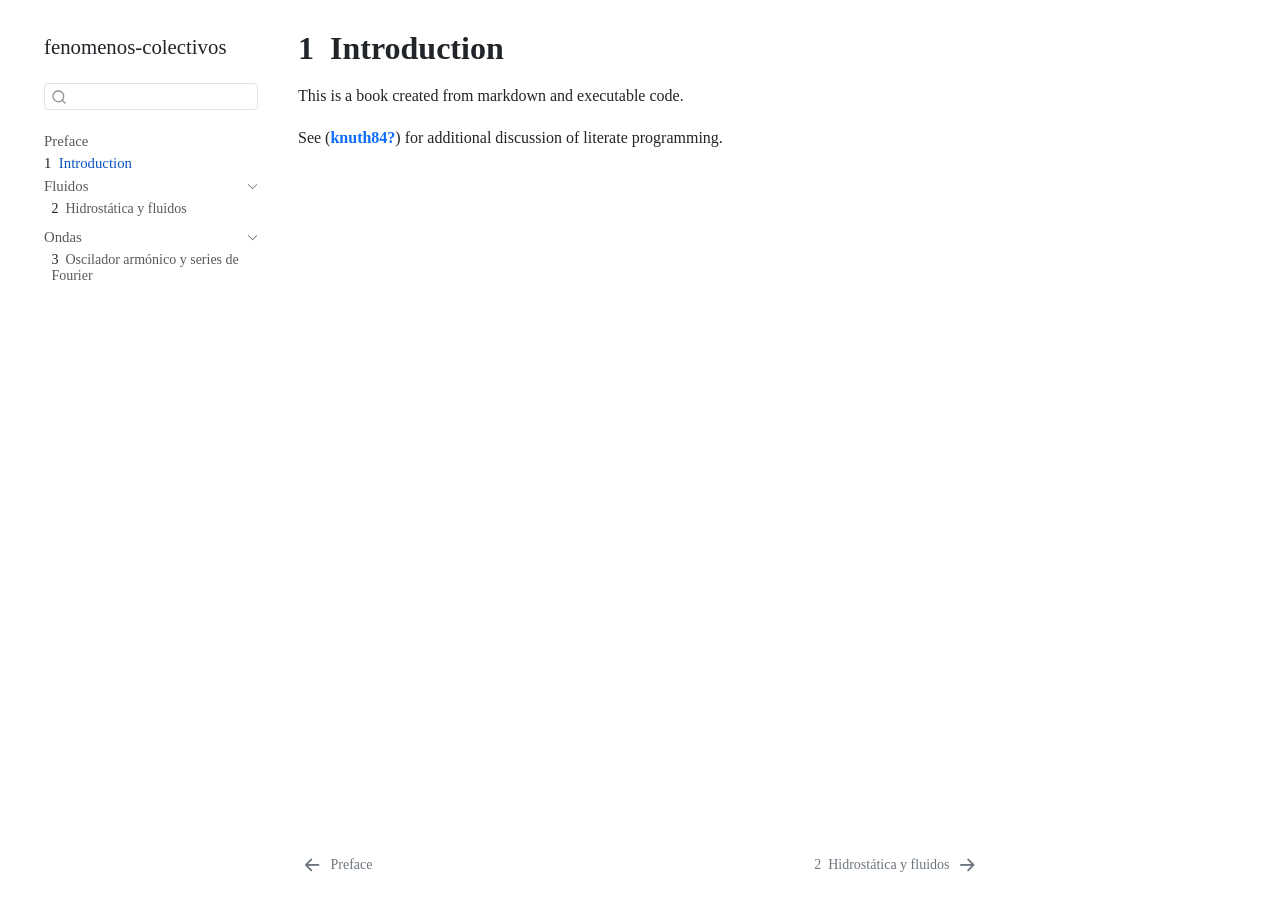
<file: _book/intro.html>
<!DOCTYPE html>
<html xmlns="http://www.w3.org/1999/xhtml" lang="en" xml:lang="en"><head>

<meta charset="utf-8">
<meta name="generator" content="quarto-1.8.27">

<meta name="viewport" content="width=device-width, initial-scale=1.0, user-scalable=yes">


<title>1&nbsp; Introduction – fenomenos-colectivos</title>
<style>
code{white-space: pre-wrap;}
span.smallcaps{font-variant: small-caps;}
div.columns{display: flex; gap: min(4vw, 1.5em);}
div.column{flex: auto; overflow-x: auto;}
div.hanging-indent{margin-left: 1.5em; text-indent: -1.5em;}
ul.task-list{list-style: none;}
ul.task-list li input[type="checkbox"] {
  width: 0.8em;
  margin: 0 0.8em 0.2em -1em; /* quarto-specific, see https://github.com/quarto-dev/quarto-cli/issues/4556 */ 
  vertical-align: middle;
}
</style>


<script src="site_libs/quarto-nav/quarto-nav.js"></script>
<script src="site_libs/quarto-nav/headroom.min.js"></script>
<script src="site_libs/clipboard/clipboard.min.js"></script>
<script src="site_libs/quarto-search/autocomplete.umd.js"></script>
<script src="site_libs/quarto-search/fuse.min.js"></script>
<script src="site_libs/quarto-search/quarto-search.js"></script>
<meta name="quarto:offset" content="./">
<link href="./chapters/fluidos/hidrostatica.html" rel="next">
<link href="./index.html" rel="prev">
<script src="site_libs/quarto-html/quarto.js" type="module"></script>
<script src="site_libs/quarto-html/tabsets/tabsets.js" type="module"></script>
<script src="site_libs/quarto-html/axe/axe-check.js" type="module"></script>
<script src="site_libs/quarto-html/popper.min.js"></script>
<script src="site_libs/quarto-html/tippy.umd.min.js"></script>
<script src="site_libs/quarto-html/anchor.min.js"></script>
<link href="site_libs/quarto-html/tippy.css" rel="stylesheet">
<link href="site_libs/quarto-html/quarto-syntax-highlighting-ed96de9b727972fe78a7b5d16c58bf87.css" rel="stylesheet" id="quarto-text-highlighting-styles">
<script src="site_libs/bootstrap/bootstrap.min.js"></script>
<link href="site_libs/bootstrap/bootstrap-icons.css" rel="stylesheet">
<link href="site_libs/bootstrap/bootstrap-2974b42b1c5dc690001701ab4a322efe.min.css" rel="stylesheet" append-hash="true" id="quarto-bootstrap" data-mode="light">
<script id="quarto-search-options" type="application/json">{
  "location": "sidebar",
  "copy-button": false,
  "collapse-after": 3,
  "panel-placement": "start",
  "type": "textbox",
  "limit": 50,
  "keyboard-shortcut": [
    "f",
    "/",
    "s"
  ],
  "show-item-context": false,
  "language": {
    "search-no-results-text": "No results",
    "search-matching-documents-text": "matching documents",
    "search-copy-link-title": "Copy link to search",
    "search-hide-matches-text": "Hide additional matches",
    "search-more-match-text": "more match in this document",
    "search-more-matches-text": "more matches in this document",
    "search-clear-button-title": "Clear",
    "search-text-placeholder": "",
    "search-detached-cancel-button-title": "Cancel",
    "search-submit-button-title": "Submit",
    "search-label": "Search"
  }
}</script>
<style>html{ scroll-behavior: smooth; }</style>


<link rel="stylesheet" href="visionbook.css">
</head>

<body class="nav-sidebar floating quarto-light">

<div id="quarto-search-results"></div>
  <header id="quarto-header" class="headroom fixed-top">
  <nav class="quarto-secondary-nav">
    <div class="container-fluid d-flex">
      <button type="button" class="quarto-btn-toggle btn" data-bs-toggle="collapse" role="button" data-bs-target=".quarto-sidebar-collapse-item" aria-controls="quarto-sidebar" aria-expanded="false" aria-label="Toggle sidebar navigation" onclick="if (window.quartoToggleHeadroom) { window.quartoToggleHeadroom(); }">
        <i class="bi bi-layout-text-sidebar-reverse"></i>
      </button>
        <nav class="quarto-page-breadcrumbs" aria-label="breadcrumb"><ol class="breadcrumb"><li class="breadcrumb-item"><a href="./intro.html"><span class="chapter-number">1</span>&nbsp; <span class="chapter-title">Introduction</span></a></li></ol></nav>
        <a class="flex-grow-1" role="navigation" data-bs-toggle="collapse" data-bs-target=".quarto-sidebar-collapse-item" aria-controls="quarto-sidebar" aria-expanded="false" aria-label="Toggle sidebar navigation" onclick="if (window.quartoToggleHeadroom) { window.quartoToggleHeadroom(); }">      
        </a>
      <button type="button" class="btn quarto-search-button" aria-label="Search" onclick="window.quartoOpenSearch();">
        <i class="bi bi-search"></i>
      </button>
    </div>
  </nav>
</header>
<!-- content -->
<div id="quarto-content" class="quarto-container page-columns page-rows-contents page-layout-article">
<!-- sidebar -->
  <nav id="quarto-sidebar" class="sidebar collapse collapse-horizontal quarto-sidebar-collapse-item sidebar-navigation floating overflow-auto">
    <div class="pt-lg-2 mt-2 text-left sidebar-header">
    <div class="sidebar-title mb-0 py-0">
      <a href="./">fenomenos-colectivos</a> 
    </div>
      </div>
        <div class="mt-2 flex-shrink-0 align-items-center">
        <div class="sidebar-search">
        <div id="quarto-search" class="" title="Search"></div>
        </div>
        </div>
    <div class="sidebar-menu-container"> 
    <ul class="list-unstyled mt-1">
        <li class="sidebar-item">
  <div class="sidebar-item-container"> 
  <a href="./index.html" class="sidebar-item-text sidebar-link">
 <span class="menu-text">Preface</span></a>
  </div>
</li>
        <li class="sidebar-item">
  <div class="sidebar-item-container"> 
  <a href="./intro.html" class="sidebar-item-text sidebar-link active">
 <span class="menu-text"><span class="chapter-number">1</span>&nbsp; <span class="chapter-title">Introduction</span></span></a>
  </div>
</li>
        <li class="sidebar-item sidebar-item-section">
      <div class="sidebar-item-container"> 
            <a class="sidebar-item-text sidebar-link text-start" data-bs-toggle="collapse" data-bs-target="#quarto-sidebar-section-1" role="navigation" aria-expanded="true">
 <span class="menu-text">Fluidos</span></a>
          <a class="sidebar-item-toggle text-start" data-bs-toggle="collapse" data-bs-target="#quarto-sidebar-section-1" role="navigation" aria-expanded="true" aria-label="Toggle section">
            <i class="bi bi-chevron-right ms-2"></i>
          </a> 
      </div>
      <ul id="quarto-sidebar-section-1" class="collapse list-unstyled sidebar-section depth1 show">  
          <li class="sidebar-item">
  <div class="sidebar-item-container"> 
  <a href="./chapters/fluidos/hidrostatica.html" class="sidebar-item-text sidebar-link">
 <span class="menu-text"><span class="chapter-number">2</span>&nbsp; <span class="chapter-title">Hidrostática y fluidos</span></span></a>
  </div>
</li>
      </ul>
  </li>
        <li class="sidebar-item sidebar-item-section">
      <div class="sidebar-item-container"> 
            <a class="sidebar-item-text sidebar-link text-start" data-bs-toggle="collapse" data-bs-target="#quarto-sidebar-section-2" role="navigation" aria-expanded="true">
 <span class="menu-text">Ondas</span></a>
          <a class="sidebar-item-toggle text-start" data-bs-toggle="collapse" data-bs-target="#quarto-sidebar-section-2" role="navigation" aria-expanded="true" aria-label="Toggle section">
            <i class="bi bi-chevron-right ms-2"></i>
          </a> 
      </div>
      <ul id="quarto-sidebar-section-2" class="collapse list-unstyled sidebar-section depth1 show">  
          <li class="sidebar-item">
  <div class="sidebar-item-container"> 
  <a href="./chapters/oscilador_fourier.html" class="sidebar-item-text sidebar-link">
 <span class="menu-text"><span class="chapter-number">3</span>&nbsp; <span class="chapter-title">Oscilador armónico y series de Fourier</span></span></a>
  </div>
</li>
      </ul>
  </li>
    </ul>
    </div>
</nav>
<div id="quarto-sidebar-glass" class="quarto-sidebar-collapse-item" data-bs-toggle="collapse" data-bs-target=".quarto-sidebar-collapse-item"></div>
<!-- margin-sidebar -->
    <div id="quarto-margin-sidebar" class="sidebar margin-sidebar zindex-bottom">
        
    </div>
<!-- main -->
<main class="content" id="quarto-document-content">

<header id="title-block-header" class="quarto-title-block default">
<div class="quarto-title">
<h1 class="title"><span class="chapter-number">1</span>&nbsp; <span class="chapter-title">Introduction</span></h1>
</div>



<div class="quarto-title-meta">

    
  
    
  </div>
  


</header>


<p>This is a book created from markdown and executable code.</p>
<p>See <span class="citation" data-cites="knuth84">(<a href="#ref-knuth84" role="doc-biblioref"><strong>knuth84?</strong></a>)</span> for additional discussion of literate programming.</p>



</main> <!-- /main -->
<script id="quarto-html-after-body" type="application/javascript">
  window.document.addEventListener("DOMContentLoaded", function (event) {
    const icon = "";
    const anchorJS = new window.AnchorJS();
    anchorJS.options = {
      placement: 'right',
      icon: icon
    };
    anchorJS.add('.anchored');
    const isCodeAnnotation = (el) => {
      for (const clz of el.classList) {
        if (clz.startsWith('code-annotation-')) {                     
          return true;
        }
      }
      return false;
    }
    const onCopySuccess = function(e) {
      // button target
      const button = e.trigger;
      // don't keep focus
      button.blur();
      // flash "checked"
      button.classList.add('code-copy-button-checked');
      var currentTitle = button.getAttribute("title");
      button.setAttribute("title", "Copied!");
      let tooltip;
      if (window.bootstrap) {
        button.setAttribute("data-bs-toggle", "tooltip");
        button.setAttribute("data-bs-placement", "left");
        button.setAttribute("data-bs-title", "Copied!");
        tooltip = new bootstrap.Tooltip(button, 
          { trigger: "manual", 
            customClass: "code-copy-button-tooltip",
            offset: [0, -8]});
        tooltip.show();    
      }
      setTimeout(function() {
        if (tooltip) {
          tooltip.hide();
          button.removeAttribute("data-bs-title");
          button.removeAttribute("data-bs-toggle");
          button.removeAttribute("data-bs-placement");
        }
        button.setAttribute("title", currentTitle);
        button.classList.remove('code-copy-button-checked');
      }, 1000);
      // clear code selection
      e.clearSelection();
    }
    const getTextToCopy = function(trigger) {
      const outerScaffold = trigger.parentElement.cloneNode(true);
      const codeEl = outerScaffold.querySelector('code');
      for (const childEl of codeEl.children) {
        if (isCodeAnnotation(childEl)) {
          childEl.remove();
        }
      }
      return codeEl.innerText;
    }
    const clipboard = new window.ClipboardJS('.code-copy-button:not([data-in-quarto-modal])', {
      text: getTextToCopy
    });
    clipboard.on('success', onCopySuccess);
    if (window.document.getElementById('quarto-embedded-source-code-modal')) {
      const clipboardModal = new window.ClipboardJS('.code-copy-button[data-in-quarto-modal]', {
        text: getTextToCopy,
        container: window.document.getElementById('quarto-embedded-source-code-modal')
      });
      clipboardModal.on('success', onCopySuccess);
    }
      var localhostRegex = new RegExp(/^(?:http|https):\/\/localhost\:?[0-9]*\//);
      var mailtoRegex = new RegExp(/^mailto:/);
        var filterRegex = new RegExp('/' + window.location.host + '/');
      var isInternal = (href) => {
          return filterRegex.test(href) || localhostRegex.test(href) || mailtoRegex.test(href);
      }
      // Inspect non-navigation links and adorn them if external
     var links = window.document.querySelectorAll('a[href]:not(.nav-link):not(.navbar-brand):not(.toc-action):not(.sidebar-link):not(.sidebar-item-toggle):not(.pagination-link):not(.no-external):not([aria-hidden]):not(.dropdown-item):not(.quarto-navigation-tool):not(.about-link)');
      for (var i=0; i<links.length; i++) {
        const link = links[i];
        if (!isInternal(link.href)) {
          // undo the damage that might have been done by quarto-nav.js in the case of
          // links that we want to consider external
          if (link.dataset.originalHref !== undefined) {
            link.href = link.dataset.originalHref;
          }
        }
      }
    function tippyHover(el, contentFn, onTriggerFn, onUntriggerFn) {
      const config = {
        allowHTML: true,
        maxWidth: 500,
        delay: 100,
        arrow: false,
        appendTo: function(el) {
            return el.parentElement;
        },
        interactive: true,
        interactiveBorder: 10,
        theme: 'quarto',
        placement: 'bottom-start',
      };
      if (contentFn) {
        config.content = contentFn;
      }
      if (onTriggerFn) {
        config.onTrigger = onTriggerFn;
      }
      if (onUntriggerFn) {
        config.onUntrigger = onUntriggerFn;
      }
      window.tippy(el, config); 
    }
    const noterefs = window.document.querySelectorAll('a[role="doc-noteref"]');
    for (var i=0; i<noterefs.length; i++) {
      const ref = noterefs[i];
      tippyHover(ref, function() {
        // use id or data attribute instead here
        let href = ref.getAttribute('data-footnote-href') || ref.getAttribute('href');
        try { href = new URL(href).hash; } catch {}
        const id = href.replace(/^#\/?/, "");
        const note = window.document.getElementById(id);
        if (note) {
          return note.innerHTML;
        } else {
          return "";
        }
      });
    }
    const xrefs = window.document.querySelectorAll('a.quarto-xref');
    const processXRef = (id, note) => {
      // Strip column container classes
      const stripColumnClz = (el) => {
        el.classList.remove("page-full", "page-columns");
        if (el.children) {
          for (const child of el.children) {
            stripColumnClz(child);
          }
        }
      }
      stripColumnClz(note)
      if (id === null || id.startsWith('sec-')) {
        // Special case sections, only their first couple elements
        const container = document.createElement("div");
        if (note.children && note.children.length > 2) {
          container.appendChild(note.children[0].cloneNode(true));
          for (let i = 1; i < note.children.length; i++) {
            const child = note.children[i];
            if (child.tagName === "P" && child.innerText === "") {
              continue;
            } else {
              container.appendChild(child.cloneNode(true));
              break;
            }
          }
          if (window.Quarto?.typesetMath) {
            window.Quarto.typesetMath(container);
          }
          return container.innerHTML
        } else {
          if (window.Quarto?.typesetMath) {
            window.Quarto.typesetMath(note);
          }
          return note.innerHTML;
        }
      } else {
        // Remove any anchor links if they are present
        const anchorLink = note.querySelector('a.anchorjs-link');
        if (anchorLink) {
          anchorLink.remove();
        }
        if (window.Quarto?.typesetMath) {
          window.Quarto.typesetMath(note);
        }
        if (note.classList.contains("callout")) {
          return note.outerHTML;
        } else {
          return note.innerHTML;
        }
      }
    }
    for (var i=0; i<xrefs.length; i++) {
      const xref = xrefs[i];
      tippyHover(xref, undefined, function(instance) {
        instance.disable();
        let url = xref.getAttribute('href');
        let hash = undefined; 
        if (url.startsWith('#')) {
          hash = url;
        } else {
          try { hash = new URL(url).hash; } catch {}
        }
        if (hash) {
          const id = hash.replace(/^#\/?/, "");
          const note = window.document.getElementById(id);
          if (note !== null) {
            try {
              const html = processXRef(id, note.cloneNode(true));
              instance.setContent(html);
            } finally {
              instance.enable();
              instance.show();
            }
          } else {
            // See if we can fetch this
            fetch(url.split('#')[0])
            .then(res => res.text())
            .then(html => {
              const parser = new DOMParser();
              const htmlDoc = parser.parseFromString(html, "text/html");
              const note = htmlDoc.getElementById(id);
              if (note !== null) {
                const html = processXRef(id, note);
                instance.setContent(html);
              } 
            }).finally(() => {
              instance.enable();
              instance.show();
            });
          }
        } else {
          // See if we can fetch a full url (with no hash to target)
          // This is a special case and we should probably do some content thinning / targeting
          fetch(url)
          .then(res => res.text())
          .then(html => {
            const parser = new DOMParser();
            const htmlDoc = parser.parseFromString(html, "text/html");
            const note = htmlDoc.querySelector('main.content');
            if (note !== null) {
              // This should only happen for chapter cross references
              // (since there is no id in the URL)
              // remove the first header
              if (note.children.length > 0 && note.children[0].tagName === "HEADER") {
                note.children[0].remove();
              }
              const html = processXRef(null, note);
              instance.setContent(html);
            } 
          }).finally(() => {
            instance.enable();
            instance.show();
          });
        }
      }, function(instance) {
      });
    }
        let selectedAnnoteEl;
        const selectorForAnnotation = ( cell, annotation) => {
          let cellAttr = 'data-code-cell="' + cell + '"';
          let lineAttr = 'data-code-annotation="' +  annotation + '"';
          const selector = 'span[' + cellAttr + '][' + lineAttr + ']';
          return selector;
        }
        const selectCodeLines = (annoteEl) => {
          const doc = window.document;
          const targetCell = annoteEl.getAttribute("data-target-cell");
          const targetAnnotation = annoteEl.getAttribute("data-target-annotation");
          const annoteSpan = window.document.querySelector(selectorForAnnotation(targetCell, targetAnnotation));
          const lines = annoteSpan.getAttribute("data-code-lines").split(",");
          const lineIds = lines.map((line) => {
            return targetCell + "-" + line;
          })
          let top = null;
          let height = null;
          let parent = null;
          if (lineIds.length > 0) {
              //compute the position of the single el (top and bottom and make a div)
              const el = window.document.getElementById(lineIds[0]);
              top = el.offsetTop;
              height = el.offsetHeight;
              parent = el.parentElement.parentElement;
            if (lineIds.length > 1) {
              const lastEl = window.document.getElementById(lineIds[lineIds.length - 1]);
              const bottom = lastEl.offsetTop + lastEl.offsetHeight;
              height = bottom - top;
            }
            if (top !== null && height !== null && parent !== null) {
              // cook up a div (if necessary) and position it 
              let div = window.document.getElementById("code-annotation-line-highlight");
              if (div === null) {
                div = window.document.createElement("div");
                div.setAttribute("id", "code-annotation-line-highlight");
                div.style.position = 'absolute';
                parent.appendChild(div);
              }
              div.style.top = top - 2 + "px";
              div.style.height = height + 4 + "px";
              div.style.left = 0;
              let gutterDiv = window.document.getElementById("code-annotation-line-highlight-gutter");
              if (gutterDiv === null) {
                gutterDiv = window.document.createElement("div");
                gutterDiv.setAttribute("id", "code-annotation-line-highlight-gutter");
                gutterDiv.style.position = 'absolute';
                const codeCell = window.document.getElementById(targetCell);
                const gutter = codeCell.querySelector('.code-annotation-gutter');
                gutter.appendChild(gutterDiv);
              }
              gutterDiv.style.top = top - 2 + "px";
              gutterDiv.style.height = height + 4 + "px";
            }
            selectedAnnoteEl = annoteEl;
          }
        };
        const unselectCodeLines = () => {
          const elementsIds = ["code-annotation-line-highlight", "code-annotation-line-highlight-gutter"];
          elementsIds.forEach((elId) => {
            const div = window.document.getElementById(elId);
            if (div) {
              div.remove();
            }
          });
          selectedAnnoteEl = undefined;
        };
          // Handle positioning of the toggle
      window.addEventListener(
        "resize",
        throttle(() => {
          elRect = undefined;
          if (selectedAnnoteEl) {
            selectCodeLines(selectedAnnoteEl);
          }
        }, 10)
      );
      function throttle(fn, ms) {
      let throttle = false;
      let timer;
        return (...args) => {
          if(!throttle) { // first call gets through
              fn.apply(this, args);
              throttle = true;
          } else { // all the others get throttled
              if(timer) clearTimeout(timer); // cancel #2
              timer = setTimeout(() => {
                fn.apply(this, args);
                timer = throttle = false;
              }, ms);
          }
        };
      }
        // Attach click handler to the DT
        const annoteDls = window.document.querySelectorAll('dt[data-target-cell]');
        for (const annoteDlNode of annoteDls) {
          annoteDlNode.addEventListener('click', (event) => {
            const clickedEl = event.target;
            if (clickedEl !== selectedAnnoteEl) {
              unselectCodeLines();
              const activeEl = window.document.querySelector('dt[data-target-cell].code-annotation-active');
              if (activeEl) {
                activeEl.classList.remove('code-annotation-active');
              }
              selectCodeLines(clickedEl);
              clickedEl.classList.add('code-annotation-active');
            } else {
              // Unselect the line
              unselectCodeLines();
              clickedEl.classList.remove('code-annotation-active');
            }
          });
        }
    const findCites = (el) => {
      const parentEl = el.parentElement;
      if (parentEl) {
        const cites = parentEl.dataset.cites;
        if (cites) {
          return {
            el,
            cites: cites.split(' ')
          };
        } else {
          return findCites(el.parentElement)
        }
      } else {
        return undefined;
      }
    };
    var bibliorefs = window.document.querySelectorAll('a[role="doc-biblioref"]');
    for (var i=0; i<bibliorefs.length; i++) {
      const ref = bibliorefs[i];
      const citeInfo = findCites(ref);
      if (citeInfo) {
        tippyHover(citeInfo.el, function() {
          var popup = window.document.createElement('div');
          citeInfo.cites.forEach(function(cite) {
            var citeDiv = window.document.createElement('div');
            citeDiv.classList.add('hanging-indent');
            citeDiv.classList.add('csl-entry');
            var biblioDiv = window.document.getElementById('ref-' + cite);
            if (biblioDiv) {
              citeDiv.innerHTML = biblioDiv.innerHTML;
            }
            popup.appendChild(citeDiv);
          });
          return popup.innerHTML;
        });
      }
    }
  });
  </script>
<nav class="page-navigation">
  <div class="nav-page nav-page-previous">
      <a href="./index.html" class="pagination-link" aria-label="Preface">
        <i class="bi bi-arrow-left-short"></i> <span class="nav-page-text">Preface</span>
      </a>          
  </div>
  <div class="nav-page nav-page-next">
      <a href="./chapters/fluidos/hidrostatica.html" class="pagination-link" aria-label="Hidrostática y fluidos">
        <span class="nav-page-text"><span class="chapter-number">2</span>&nbsp; <span class="chapter-title">Hidrostática y fluidos</span></span> <i class="bi bi-arrow-right-short"></i>
      </a>
  </div>
</nav>
</div> <!-- /content -->




<script src="site_libs/quarto-html/zenscroll-min.js"></script>
</body></html>
</file>
<file: _book/site_libs/quarto-html/tippy.css>
.tippy-box[data-animation=fade][data-state=hidden]{opacity:0}[data-tippy-root]{max-width:calc(100vw - 10px)}.tippy-box{position:relative;background-color:#333;color:#fff;border-radius:4px;font-size:14px;line-height:1.4;white-space:normal;outline:0;transition-property:transform,visibility,opacity}.tippy-box[data-placement^=top]>.tippy-arrow{bottom:0}.tippy-box[data-placement^=top]>.tippy-arrow:before{bottom:-7px;left:0;border-width:8px 8px 0;border-top-color:initial;transform-origin:center top}.tippy-box[data-placement^=bottom]>.tippy-arrow{top:0}.tippy-box[data-placement^=bottom]>.tippy-arrow:before{top:-7px;left:0;border-width:0 8px 8px;border-bottom-color:initial;transform-origin:center bottom}.tippy-box[data-placement^=left]>.tippy-arrow{right:0}.tippy-box[data-placement^=left]>.tippy-arrow:before{border-width:8px 0 8px 8px;border-left-color:initial;right:-7px;transform-origin:center left}.tippy-box[data-placement^=right]>.tippy-arrow{left:0}.tippy-box[data-placement^=right]>.tippy-arrow:before{left:-7px;border-width:8px 8px 8px 0;border-right-color:initial;transform-origin:center right}.tippy-box[data-inertia][data-state=visible]{transition-timing-function:cubic-bezier(.54,1.5,.38,1.11)}.tippy-arrow{width:16px;height:16px;color:#333}.tippy-arrow:before{content:"";position:absolute;border-color:transparent;border-style:solid}.tippy-content{position:relative;padding:5px 9px;z-index:1}
</file>
<file: _book/site_libs/quarto-html/quarto-syntax-highlighting-ed96de9b727972fe78a7b5d16c58bf87.css>
/* quarto syntax highlight colors */
:root {
  --quarto-hl-ot-color: #003B4F;
  --quarto-hl-at-color: #657422;
  --quarto-hl-ss-color: #20794D;
  --quarto-hl-an-color: #5E5E5E;
  --quarto-hl-fu-color: #4758AB;
  --quarto-hl-st-color: #20794D;
  --quarto-hl-cf-color: #003B4F;
  --quarto-hl-op-color: #5E5E5E;
  --quarto-hl-er-color: #AD0000;
  --quarto-hl-bn-color: #AD0000;
  --quarto-hl-al-color: #AD0000;
  --quarto-hl-va-color: #111111;
  --quarto-hl-bu-color: inherit;
  --quarto-hl-ex-color: inherit;
  --quarto-hl-pp-color: #AD0000;
  --quarto-hl-in-color: #5E5E5E;
  --quarto-hl-vs-color: #20794D;
  --quarto-hl-wa-color: #5E5E5E;
  --quarto-hl-do-color: #5E5E5E;
  --quarto-hl-im-color: #00769E;
  --quarto-hl-ch-color: #20794D;
  --quarto-hl-dt-color: #AD0000;
  --quarto-hl-fl-color: #AD0000;
  --quarto-hl-co-color: #5E5E5E;
  --quarto-hl-cv-color: #5E5E5E;
  --quarto-hl-cn-color: #8f5902;
  --quarto-hl-sc-color: #5E5E5E;
  --quarto-hl-dv-color: #AD0000;
  --quarto-hl-kw-color: #003B4F;
}

/* other quarto variables */
:root {
  --quarto-font-monospace: SFMono-Regular, Menlo, Monaco, Consolas, "Liberation Mono", "Courier New", monospace;
}

/* syntax highlight based on Pandoc's rules */
pre > code.sourceCode > span {
  color: #003B4F;
}

code.sourceCode > span {
  color: #003B4F;
}

div.sourceCode,
div.sourceCode pre.sourceCode {
  color: #003B4F;
}

/* Normal */
code span {
  color: #003B4F;
}

/* Alert */
code span.al {
  color: #AD0000;
  font-style: inherit;
}

/* Annotation */
code span.an {
  color: #5E5E5E;
  font-style: inherit;
}

/* Attribute */
code span.at {
  color: #657422;
  font-style: inherit;
}

/* BaseN */
code span.bn {
  color: #AD0000;
  font-style: inherit;
}

/* BuiltIn */
code span.bu {
  font-style: inherit;
}

/* ControlFlow */
code span.cf {
  color: #003B4F;
  font-weight: bold;
  font-style: inherit;
}

/* Char */
code span.ch {
  color: #20794D;
  font-style: inherit;
}

/* Constant */
code span.cn {
  color: #8f5902;
  font-style: inherit;
}

/* Comment */
code span.co {
  color: #5E5E5E;
  font-style: inherit;
}

/* CommentVar */
code span.cv {
  color: #5E5E5E;
  font-style: italic;
}

/* Documentation */
code span.do {
  color: #5E5E5E;
  font-style: italic;
}

/* DataType */
code span.dt {
  color: #AD0000;
  font-style: inherit;
}

/* DecVal */
code span.dv {
  color: #AD0000;
  font-style: inherit;
}

/* Error */
code span.er {
  color: #AD0000;
  font-style: inherit;
}

/* Extension */
code span.ex {
  font-style: inherit;
}

/* Float */
code span.fl {
  color: #AD0000;
  font-style: inherit;
}

/* Function */
code span.fu {
  color: #4758AB;
  font-style: inherit;
}

/* Import */
code span.im {
  color: #00769E;
  font-style: inherit;
}

/* Information */
code span.in {
  color: #5E5E5E;
  font-style: inherit;
}

/* Keyword */
code span.kw {
  color: #003B4F;
  font-weight: bold;
  font-style: inherit;
}

/* Operator */
code span.op {
  color: #5E5E5E;
  font-style: inherit;
}

/* Other */
code span.ot {
  color: #003B4F;
  font-style: inherit;
}

/* Preprocessor */
code span.pp {
  color: #AD0000;
  font-style: inherit;
}

/* SpecialChar */
code span.sc {
  color: #5E5E5E;
  font-style: inherit;
}

/* SpecialString */
code span.ss {
  color: #20794D;
  font-style: inherit;
}

/* String */
code span.st {
  color: #20794D;
  font-style: inherit;
}

/* Variable */
code span.va {
  color: #111111;
  font-style: inherit;
}

/* VerbatimString */
code span.vs {
  color: #20794D;
  font-style: inherit;
}

/* Warning */
code span.wa {
  color: #5E5E5E;
  font-style: italic;
}

.prevent-inlining {
  content: "</";
}

/*# sourceMappingURL=0920dd6d7437995b8cdf7429764427b1.css.map */
</file>
<file: _book/visionbook.css>
/* Hide h2 tag under the quarto-other-links class */
.quarto-other-links h2 {
  display: none;
}

.colab{
  align-items: center;
  gap: 0.5em;
  padding: 0.4em 0.8em;
  background-color: #f9f9f9;
  border: 1px solid #ccc;
  border-radius: 4px;
  text-decoration: none;
  text-align: center;
  /* font-weight: bold; */
  /* color: #333; */
  cursor: pointer;
  transition: background-color 0.2s ease;
}

.column-margin.colab:hover {
  background-color: #eee;
}

/* Add the Colab badge via a pseudo-element */
.colab::before {
  content: "";
  display: inline-block;
  background: url("https://colab.research.google.com/assets/colab-badge.svg") no-repeat center;
  background-size: contain;
  width: 100%;   /* Use a fixed width */
  height: 1.5em;
  margin-right: 0.5em;
}

.margin-note {
    margin-right: calc(var(--margin-width, 2em) + 50px + 20px); /* Adds extra spacing */
}

.marginnote {
    margin-right: calc(var(--margin-width, 2em) + 50px + 20px);
}

.quarto-float-caption-margin.quarto-float-caption {
        color: black !important;
      }
      
/* Neuron colors */
.gray_neuron {
  color: rgb(179, 179, 179); /* 0.7 * 255 = 179 */
}

/* Transformer colors */
.param_color {
  color: rgb(210, 234, 247); /* 0.82352941 * 255 = 210 */
}
.data_color {
  color: rgb(245, 220, 218); /* 0.96078431 * 255 = 245 */
}
.param_color_dark {
  color: rgb(
    51,
    153,
    255
  ); /* 0.2 * 255 = 51, 0.6 * 255 = 153, 1.0 * 255 = 255 */
}
.data_color_dark {
  color: rgb(
    255,
    102,
    97
  ); /* 1.0 * 255 = 255, 0.4 * 255 = 102, 0.38 * 255 = 97 */
}

.param_color_light {
  color: rgb(
    179,
    230,
    255
  ); /* 0.7 * 255 = 179, 0.9 * 255 = 230, 1.0 * 255 = 255 */
}

/* Zero color */
.zero_color {
  color: rgb(77, 77, 77); /* 0.3 * 255 = 77 */
}

/* Computation graph colors */
.comp_graph_param_bcolor {
  background-color: rgb(
    77,
    179,
    255
  ); /* 0.3 * 255 = 77, 0.7 * 255 = 179, 1.0 * 255 = 255 */
}
.comp_graph_node_bcolor {
  background-color: rgb(
    242,
    214,
    158
  ); /* 0.95 * 255 = 242, 0.84 * 255 = 214, 0.62 * 255 = 158 */
}
.comp_graph_loss_node_bcolor {
  background-color: rgb(
    237,
    110,
    87
  ); /* 0.93 * 255 = 237, 0.43 * 255 = 110, 0.34 * 255 = 87 */
}
.comp_graph_data_bcolor {
  background-color: rgb(255, 255, 255); /* 1.0 * 255 = 255 */
}
.comp_graph_param_grad_bcolor {
  background-color: rgb(
    247,
    224,
    89
  ); /* 0.97 * 255 = 247, 0.88 * 255 = 224, 0.35 * 255 = 89 */
}

/* Shared term colors */
.shared_term_color {
  color: rgb(230, 230, 230); /* 0.9 * 255 = 230 */
}

/* Forward and backward propagation colors */
.forwardpropcolor {
  color: rgb(51, 230, 51); /* 0.2 * 255 = 51, 0.9 * 255 = 230 */
}
.backwardpropcolor {
  color: rgb(230, 51, 51); /* 0.9 * 255 = 230, 0.2 * 255 = 51 */
}
.backwardpropcolor_params {
  color: rgb(
    247,
    224,
    89
  ); /* 0.97 * 255 = 247, 0.88 * 255 = 224, 0.35 * 255 = 89 */
}

/* Query, key, and value colors */
.query_color {
  color: rgb(
    240,
    186,
    63
  ); /* 0.94 * 255 = 240, 0.73 * 255 = 186, 0.247 * 255 = 63 */
}
.key_color {
  color: rgb(
    186,
    58,
    121
  ); /* 0.73 * 255 = 186, 0.23 * 255 = 58, 0.474 * 255 = 121 */
}
.value_color {
  color: rgb(
    74,
    165,
    157
  ); /* 0.29 * 255 = 74, 0.647 * 255 = 165, 0.615 * 255 = 157 */
}

/* Bright versions of query, key, and value colors */
.query_color_bright {
  color: rgb(
    26,
    237,
    114
  ); /* 0.1 * 255 = 26, 0.93 * 255 = 237, 0.447 * 255 = 114 */
}
.key_color_bright {
  color: rgb(
    237,
    110,
    172
  ); /* 0.93 * 255 = 237, 0.43 * 255 = 110, 0.674 * 255 = 172 */
}
.value_color_bright {
  color: rgb(
    124,
    216,
    208
  ); /* 0.49 * 255 = 124, 0.847 * 255 = 216, 0.815 * 255 = 208 */
}

/* Cross attention color */
.cross_attn_color {
  color: rgb(168, 168, 168); /* 0.66 * 255 = 168 */
}

.color-pretrained { color: rgb(0, 204, 51); }  /* pretrained_color */
.color-adapted { color: rgb(204, 0, 51); }     /* adapted_color */
.color-both { color: rgb(25, 25, 204); }       /* both_color */
</file>
<file: docs/site_libs/quarto-html/tippy.css>
.tippy-box[data-animation=fade][data-state=hidden]{opacity:0}[data-tippy-root]{max-width:calc(100vw - 10px)}.tippy-box{position:relative;background-color:#333;color:#fff;border-radius:4px;font-size:14px;line-height:1.4;white-space:normal;outline:0;transition-property:transform,visibility,opacity}.tippy-box[data-placement^=top]>.tippy-arrow{bottom:0}.tippy-box[data-placement^=top]>.tippy-arrow:before{bottom:-7px;left:0;border-width:8px 8px 0;border-top-color:initial;transform-origin:center top}.tippy-box[data-placement^=bottom]>.tippy-arrow{top:0}.tippy-box[data-placement^=bottom]>.tippy-arrow:before{top:-7px;left:0;border-width:0 8px 8px;border-bottom-color:initial;transform-origin:center bottom}.tippy-box[data-placement^=left]>.tippy-arrow{right:0}.tippy-box[data-placement^=left]>.tippy-arrow:before{border-width:8px 0 8px 8px;border-left-color:initial;right:-7px;transform-origin:center left}.tippy-box[data-placement^=right]>.tippy-arrow{left:0}.tippy-box[data-placement^=right]>.tippy-arrow:before{left:-7px;border-width:8px 8px 8px 0;border-right-color:initial;transform-origin:center right}.tippy-box[data-inertia][data-state=visible]{transition-timing-function:cubic-bezier(.54,1.5,.38,1.11)}.tippy-arrow{width:16px;height:16px;color:#333}.tippy-arrow:before{content:"";position:absolute;border-color:transparent;border-style:solid}.tippy-content{position:relative;padding:5px 9px;z-index:1}
</file>
<file: docs/site_libs/quarto-html/quarto-syntax-highlighting-ed96de9b727972fe78a7b5d16c58bf87.css>
/* quarto syntax highlight colors */
:root {
  --quarto-hl-ot-color: #003B4F;
  --quarto-hl-at-color: #657422;
  --quarto-hl-ss-color: #20794D;
  --quarto-hl-an-color: #5E5E5E;
  --quarto-hl-fu-color: #4758AB;
  --quarto-hl-st-color: #20794D;
  --quarto-hl-cf-color: #003B4F;
  --quarto-hl-op-color: #5E5E5E;
  --quarto-hl-er-color: #AD0000;
  --quarto-hl-bn-color: #AD0000;
  --quarto-hl-al-color: #AD0000;
  --quarto-hl-va-color: #111111;
  --quarto-hl-bu-color: inherit;
  --quarto-hl-ex-color: inherit;
  --quarto-hl-pp-color: #AD0000;
  --quarto-hl-in-color: #5E5E5E;
  --quarto-hl-vs-color: #20794D;
  --quarto-hl-wa-color: #5E5E5E;
  --quarto-hl-do-color: #5E5E5E;
  --quarto-hl-im-color: #00769E;
  --quarto-hl-ch-color: #20794D;
  --quarto-hl-dt-color: #AD0000;
  --quarto-hl-fl-color: #AD0000;
  --quarto-hl-co-color: #5E5E5E;
  --quarto-hl-cv-color: #5E5E5E;
  --quarto-hl-cn-color: #8f5902;
  --quarto-hl-sc-color: #5E5E5E;
  --quarto-hl-dv-color: #AD0000;
  --quarto-hl-kw-color: #003B4F;
}

/* other quarto variables */
:root {
  --quarto-font-monospace: SFMono-Regular, Menlo, Monaco, Consolas, "Liberation Mono", "Courier New", monospace;
}

/* syntax highlight based on Pandoc's rules */
pre > code.sourceCode > span {
  color: #003B4F;
}

code.sourceCode > span {
  color: #003B4F;
}

div.sourceCode,
div.sourceCode pre.sourceCode {
  color: #003B4F;
}

/* Normal */
code span {
  color: #003B4F;
}

/* Alert */
code span.al {
  color: #AD0000;
  font-style: inherit;
}

/* Annotation */
code span.an {
  color: #5E5E5E;
  font-style: inherit;
}

/* Attribute */
code span.at {
  color: #657422;
  font-style: inherit;
}

/* BaseN */
code span.bn {
  color: #AD0000;
  font-style: inherit;
}

/* BuiltIn */
code span.bu {
  font-style: inherit;
}

/* ControlFlow */
code span.cf {
  color: #003B4F;
  font-weight: bold;
  font-style: inherit;
}

/* Char */
code span.ch {
  color: #20794D;
  font-style: inherit;
}

/* Constant */
code span.cn {
  color: #8f5902;
  font-style: inherit;
}

/* Comment */
code span.co {
  color: #5E5E5E;
  font-style: inherit;
}

/* CommentVar */
code span.cv {
  color: #5E5E5E;
  font-style: italic;
}

/* Documentation */
code span.do {
  color: #5E5E5E;
  font-style: italic;
}

/* DataType */
code span.dt {
  color: #AD0000;
  font-style: inherit;
}

/* DecVal */
code span.dv {
  color: #AD0000;
  font-style: inherit;
}

/* Error */
code span.er {
  color: #AD0000;
  font-style: inherit;
}

/* Extension */
code span.ex {
  font-style: inherit;
}

/* Float */
code span.fl {
  color: #AD0000;
  font-style: inherit;
}

/* Function */
code span.fu {
  color: #4758AB;
  font-style: inherit;
}

/* Import */
code span.im {
  color: #00769E;
  font-style: inherit;
}

/* Information */
code span.in {
  color: #5E5E5E;
  font-style: inherit;
}

/* Keyword */
code span.kw {
  color: #003B4F;
  font-weight: bold;
  font-style: inherit;
}

/* Operator */
code span.op {
  color: #5E5E5E;
  font-style: inherit;
}

/* Other */
code span.ot {
  color: #003B4F;
  font-style: inherit;
}

/* Preprocessor */
code span.pp {
  color: #AD0000;
  font-style: inherit;
}

/* SpecialChar */
code span.sc {
  color: #5E5E5E;
  font-style: inherit;
}

/* SpecialString */
code span.ss {
  color: #20794D;
  font-style: inherit;
}

/* String */
code span.st {
  color: #20794D;
  font-style: inherit;
}

/* Variable */
code span.va {
  color: #111111;
  font-style: inherit;
}

/* VerbatimString */
code span.vs {
  color: #20794D;
  font-style: inherit;
}

/* Warning */
code span.wa {
  color: #5E5E5E;
  font-style: italic;
}

.prevent-inlining {
  content: "</";
}

/*# sourceMappingURL=0920dd6d7437995b8cdf7429764427b1.css.map */
</file>
<file: docs/visionbook.css>
/* Hide h2 tag under the quarto-other-links class */
.quarto-other-links h2 {
  display: none;
}

.colab{
  align-items: center;
  gap: 0.5em;
  padding: 0.4em 0.8em;
  background-color: #f9f9f9;
  border: 1px solid #ccc;
  border-radius: 4px;
  text-decoration: none;
  text-align: center;
  /* font-weight: bold; */
  /* color: #333; */
  cursor: pointer;
  transition: background-color 0.2s ease;
}

.column-margin.colab:hover {
  background-color: #eee;
}

/* Add the Colab badge via a pseudo-element */
.colab::before {
  content: "";
  display: inline-block;
  background: url("https://colab.research.google.com/assets/colab-badge.svg") no-repeat center;
  background-size: contain;
  width: 100%;   /* Use a fixed width */
  height: 1.5em;
  margin-right: 0.5em;
}

.margin-note {
    margin-right: calc(var(--margin-width, 2em) + 50px + 20px); /* Adds extra spacing */
}

.marginnote {
    margin-right: calc(var(--margin-width, 2em) + 50px + 20px);
}

.quarto-float-caption-margin.quarto-float-caption {
        color: black !important;
      }
      
/* Neuron colors */
.gray_neuron {
  color: rgb(179, 179, 179); /* 0.7 * 255 = 179 */
}

/* Transformer colors */
.param_color {
  color: rgb(210, 234, 247); /* 0.82352941 * 255 = 210 */
}
.data_color {
  color: rgb(245, 220, 218); /* 0.96078431 * 255 = 245 */
}
.param_color_dark {
  color: rgb(
    51,
    153,
    255
  ); /* 0.2 * 255 = 51, 0.6 * 255 = 153, 1.0 * 255 = 255 */
}
.data_color_dark {
  color: rgb(
    255,
    102,
    97
  ); /* 1.0 * 255 = 255, 0.4 * 255 = 102, 0.38 * 255 = 97 */
}

.param_color_light {
  color: rgb(
    179,
    230,
    255
  ); /* 0.7 * 255 = 179, 0.9 * 255 = 230, 1.0 * 255 = 255 */
}

/* Zero color */
.zero_color {
  color: rgb(77, 77, 77); /* 0.3 * 255 = 77 */
}

/* Computation graph colors */
.comp_graph_param_bcolor {
  background-color: rgb(
    77,
    179,
    255
  ); /* 0.3 * 255 = 77, 0.7 * 255 = 179, 1.0 * 255 = 255 */
}
.comp_graph_node_bcolor {
  background-color: rgb(
    242,
    214,
    158
  ); /* 0.95 * 255 = 242, 0.84 * 255 = 214, 0.62 * 255 = 158 */
}
.comp_graph_loss_node_bcolor {
  background-color: rgb(
    237,
    110,
    87
  ); /* 0.93 * 255 = 237, 0.43 * 255 = 110, 0.34 * 255 = 87 */
}
.comp_graph_data_bcolor {
  background-color: rgb(255, 255, 255); /* 1.0 * 255 = 255 */
}
.comp_graph_param_grad_bcolor {
  background-color: rgb(
    247,
    224,
    89
  ); /* 0.97 * 255 = 247, 0.88 * 255 = 224, 0.35 * 255 = 89 */
}

/* Shared term colors */
.shared_term_color {
  color: rgb(230, 230, 230); /* 0.9 * 255 = 230 */
}

/* Forward and backward propagation colors */
.forwardpropcolor {
  color: rgb(51, 230, 51); /* 0.2 * 255 = 51, 0.9 * 255 = 230 */
}
.backwardpropcolor {
  color: rgb(230, 51, 51); /* 0.9 * 255 = 230, 0.2 * 255 = 51 */
}
.backwardpropcolor_params {
  color: rgb(
    247,
    224,
    89
  ); /* 0.97 * 255 = 247, 0.88 * 255 = 224, 0.35 * 255 = 89 */
}

/* Query, key, and value colors */
.query_color {
  color: rgb(
    240,
    186,
    63
  ); /* 0.94 * 255 = 240, 0.73 * 255 = 186, 0.247 * 255 = 63 */
}
.key_color {
  color: rgb(
    186,
    58,
    121
  ); /* 0.73 * 255 = 186, 0.23 * 255 = 58, 0.474 * 255 = 121 */
}
.value_color {
  color: rgb(
    74,
    165,
    157
  ); /* 0.29 * 255 = 74, 0.647 * 255 = 165, 0.615 * 255 = 157 */
}

/* Bright versions of query, key, and value colors */
.query_color_bright {
  color: rgb(
    26,
    237,
    114
  ); /* 0.1 * 255 = 26, 0.93 * 255 = 237, 0.447 * 255 = 114 */
}
.key_color_bright {
  color: rgb(
    237,
    110,
    172
  ); /* 0.93 * 255 = 237, 0.43 * 255 = 110, 0.674 * 255 = 172 */
}
.value_color_bright {
  color: rgb(
    124,
    216,
    208
  ); /* 0.49 * 255 = 124, 0.847 * 255 = 216, 0.815 * 255 = 208 */
}

/* Cross attention color */
.cross_attn_color {
  color: rgb(168, 168, 168); /* 0.66 * 255 = 168 */
}

.color-pretrained { color: rgb(0, 204, 51); }  /* pretrained_color */
.color-adapted { color: rgb(204, 0, 51); }     /* adapted_color */
.color-both { color: rgb(25, 25, 204); }       /* both_color */
</file>
